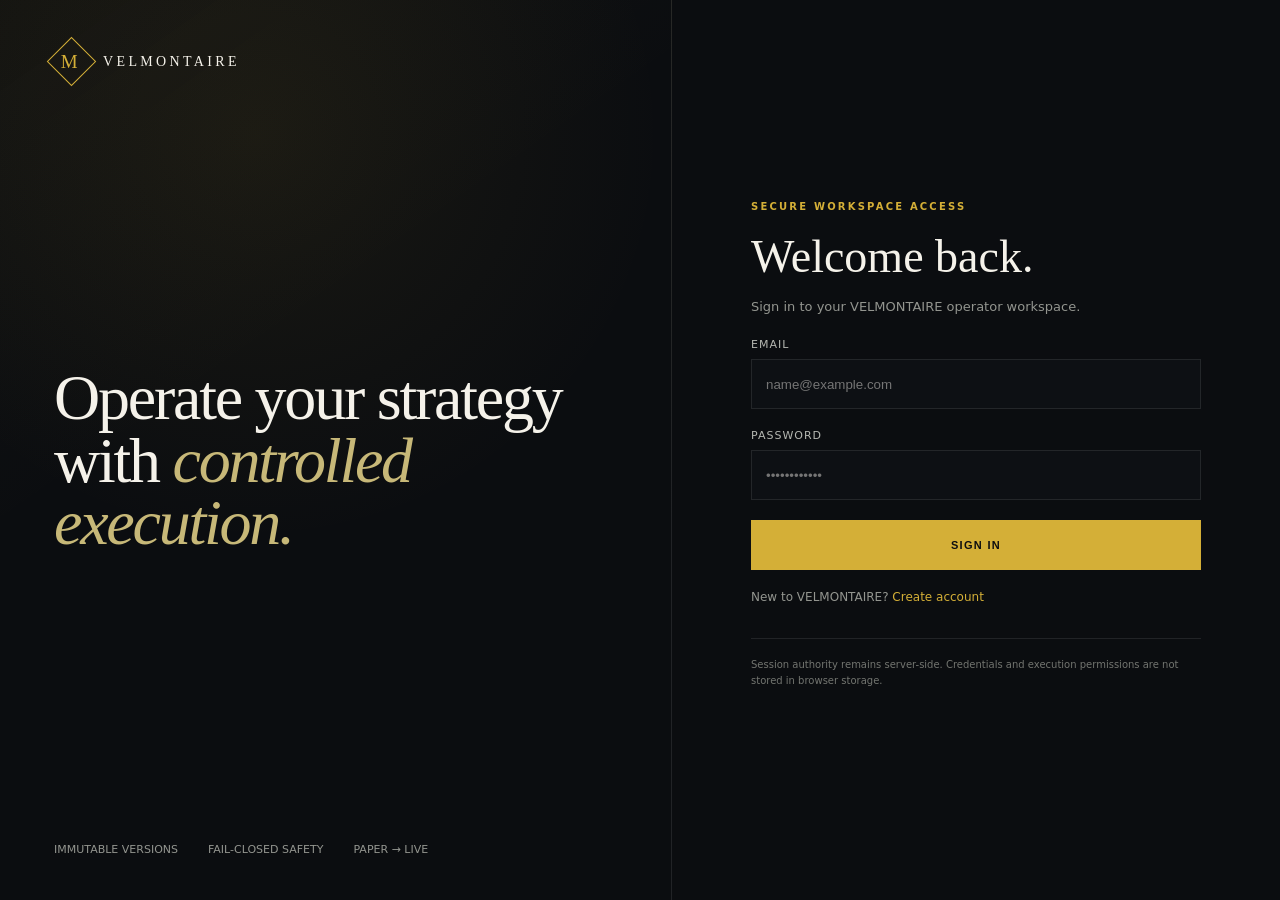
<file: frontend/auth/login.html>
<!doctype html>
<html lang="en">
<head>
  <meta charset="utf-8">
  <meta name="viewport" content="width=device-width,initial-scale=1">
  <title>VELMONTAIRE — Sign in</title>
  <link rel="stylesheet" href="/frontend/auth/styles.css">
</head>

<body>
  <main class="auth">

    <section class="auth-visual">
      <a class="brand" href="/">
        <div class="mark">
          <span>M</span>
        </div>
        VELMONTAIRE
      </a>

      <h2>
        Operate your strategy with
        <em>controlled execution.</em>
      </h2>

      <div class="visual-meta">
        <span>IMMUTABLE VERSIONS</span>
        <span>FAIL-CLOSED SAFETY</span>
        <span>PAPER → LIVE</span>
      </div>
    </section>

    <section class="auth-pane">
      <div class="authbox">

        <div class="eyebrow">
          Secure workspace access
        </div>

        <h1>Welcome back.</h1>

        <p class="sub">
          Sign in to your VELMONTAIRE operator workspace.
        </p>

        <form
          id="auth-form"
          data-mode="login"
          autocomplete="off"
          novalidate
        >

          <div class="field">
            <label for="velmontaire-login-email">
              Email
            </label>

            <input
              id="velmontaire-login-email"
              name="email"
              type="email"
              autocomplete="off"
              autocapitalize="none"
              spellcheck="false"
              required
              placeholder="name@example.com"
              value=""
            >
          </div>

          <div class="field">
            <label for="velmontaire-login-password">
              Password
            </label>

            <input
              id="velmontaire-login-password"
              name="password"
              type="password"
              autocomplete="off"
              minlength="10"
              required
              placeholder="••••••••••••"
              value=""
            >
          </div>

          <button
            class="btn"
            type="submit"
          >
            Sign in
          </button>

        </form>

        <p
          id="auth-message"
          class="sub"
        ></p>

        <p class="switch">
          New to VELMONTAIRE?
          <a href="/register">
            Create account
          </a>
        </p>

        <p class="secure-note">
          Session authority remains server-side.
          Credentials and execution permissions are not stored in browser storage.
        </p>

      </div>
    </section>

  </main>

  <script src="/frontend/auth/auth.js"></script>
</body>
</html>
</file>
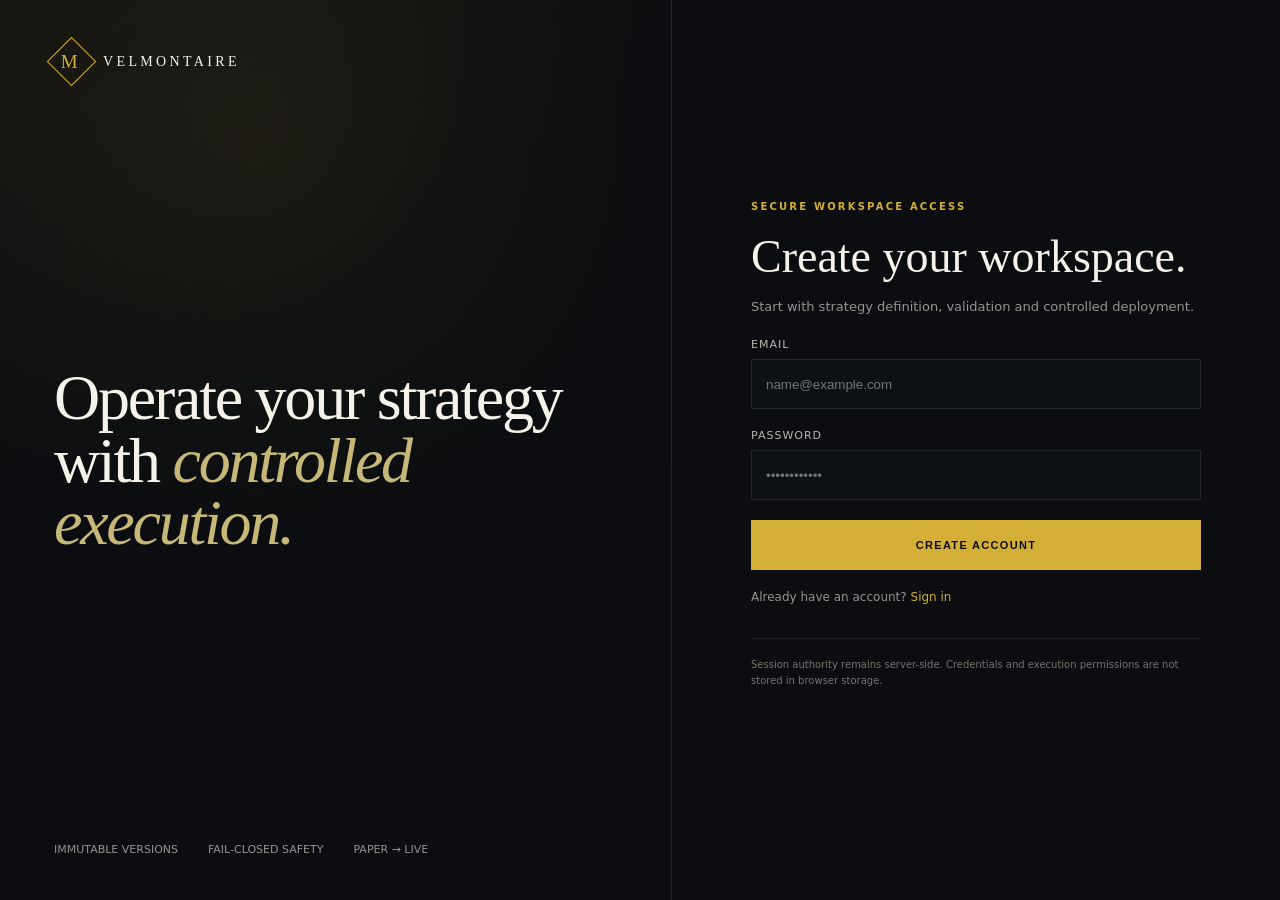
<file: frontend/auth/register.html>
<!doctype html><html lang="en"><head><meta charset="utf-8"><meta name="viewport" content="width=device-width,initial-scale=1"><title>VELMONTAIRE — Create account</title><link rel="stylesheet" href="/frontend/auth/styles.css"></head><body><main class="auth"><section class="auth-visual"><a class="brand" href="/"><div class="mark"><span>M</span></div>VELMONTAIRE</a><h2>Operate your strategy with <em>controlled execution.</em></h2><div class="visual-meta"><span>IMMUTABLE VERSIONS</span><span>FAIL-CLOSED SAFETY</span><span>PAPER → LIVE</span></div></section><section class="auth-pane"><div class="authbox"><div class="eyebrow">Secure workspace access</div><h1>Create your workspace.</h1><p class="sub">Start with strategy definition, validation and controlled deployment.</p><form id="auth-form" data-mode="register"><div class="field"><label>Email</label><input name="email" type="email" autocomplete="email" required placeholder="name@example.com"></div><div class="field"><label>Password</label><input name="password" type="password" autocomplete="new-password" minlength="10" required placeholder="••••••••••••"></div><button class="btn" type="submit">Create account</button></form><p id="auth-message" class="sub"></p><p class="switch">Already have an account? <a href="/login">Sign in</a></p><p class="secure-note">Session authority remains server-side. Credentials and execution permissions are not stored in browser storage.</p></div></section></main><script src="/frontend/auth/auth.js"></script></body></html>
</file>
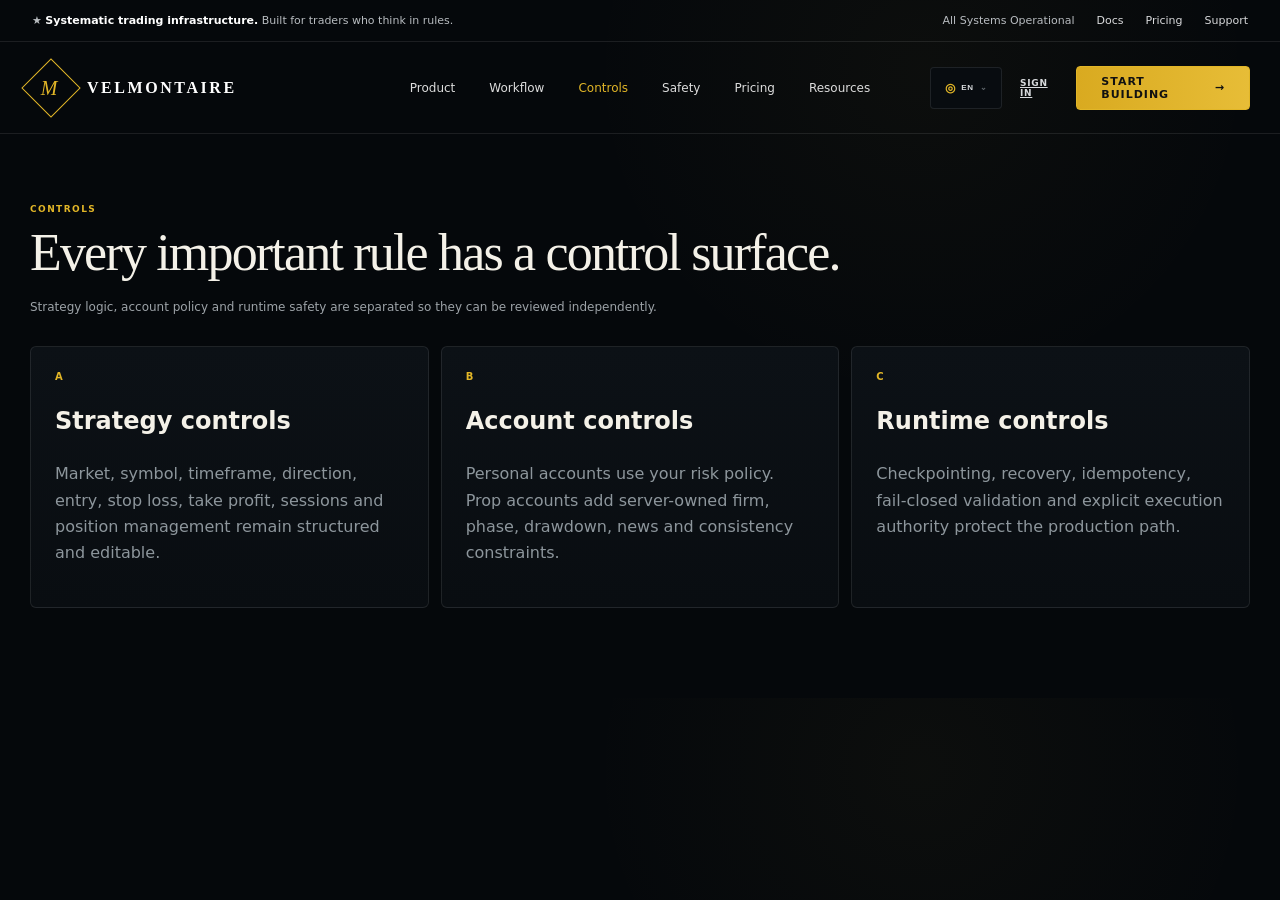
<file: frontend/public/controls.html>
<!doctype html>
<html lang="en">
<head>
<meta charset="utf-8">
<meta name="viewport" content="width=device-width,initial-scale=1">
<title>VELMONTAIRE — Controls</title>
<link rel="stylesheet" href="/frontend/public/styles.css">
</head>
<body class="public-subpage">
<div class="topline">
  <div>★ <strong>Systematic trading infrastructure.</strong> Built for traders who think in rules.</div>
  <div class="topline-right"><span><i></i> All Systems Operational</span><a href="/docs">Docs</a><a href="/pricing">Pricing</a><a href="/support">Support</a></div>
</div>
<header class="nav">
  <a class="brand" href="/"><span class="logo-mark"><span>M</span></span><span>VELMONTAIRE</span></a>
  <nav class="navlinks"><a class="" href="/product">Product</a><a class="" href="/workflow">Workflow</a><a class="active" href="/controls">Controls</a><a class="" href="/safety">Safety</a><a class="" href="/pricing">Pricing</a><a class="" href="/resources">Resources</a></nav>
  <div class="nav-actions">
    <div class="language-switcher" id="language-switcher">
      <button class="language-button" id="language-button" type="button" aria-haspopup="true" aria-expanded="false">
        <span class="language-globe">◎</span><span id="language-current">EN</span><span class="language-chevron">⌄</span>
      </button>
      <div class="language-menu" id="language-menu" hidden>
        <button type="button" data-language="en"><span>EN</span><b>English</b></button>
        <button type="button" data-language="ru"><span>RU</span><b>Русский</b></button>
        <button type="button" data-language="uk"><span>UA</span><b>Українська</b></button>
      </div>
    </div>
    <a class="nav-signin" href="/login">SIGN IN</a>
    <a class="btn gold nav-primary" href="/register">START BUILDING <span>→</span></a>
  </div>
</header>
<main class="standalone-page public-page-v2">
  <div class="section-kicker">CONTROLS</div>
  <h1>Every important rule has a control surface.</h1>
  <p class="page-lead">Strategy logic, account policy and runtime safety are separated so they can be reviewed independently.</p>
  
<div class="feature-grid">
  <article class="feature-card"><b>A</b><h2>Strategy controls</h2><p>Market, symbol, timeframe, direction, entry, stop loss, take profit, sessions and position management remain structured and editable.</p></article>
  <article class="feature-card"><b>B</b><h2>Account controls</h2><p>Personal accounts use your risk policy. Prop accounts add server-owned firm, phase, drawdown, news and consistency constraints.</p></article>
  <article class="feature-card"><b>C</b><h2>Runtime controls</h2><p>Checkpointing, recovery, idempotency, fail-closed validation and explicit execution authority protect the production path.</p></article>
</div>

</main>
<script src="/frontend/public/i18n.js"></script>
<script src="/frontend/public/public_pages_i18n.js"></script>
</body>
</html>
</file>
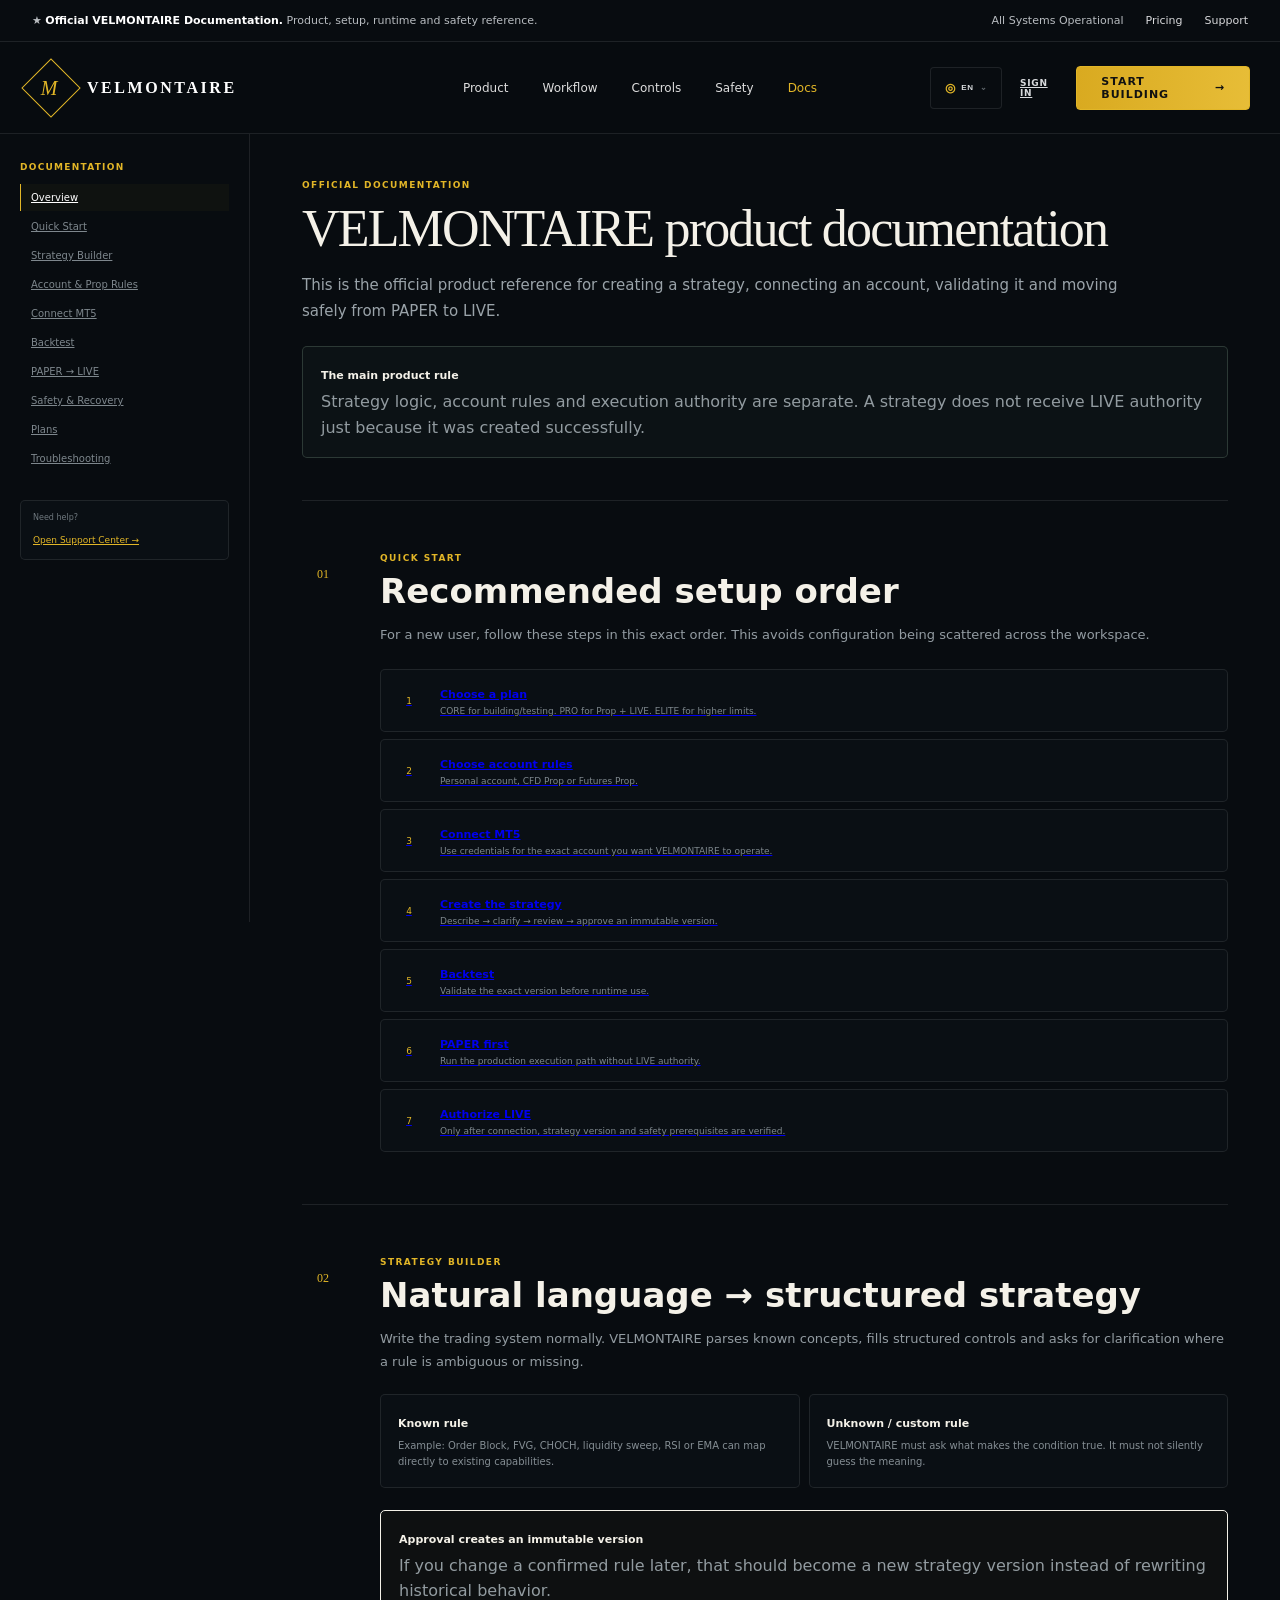
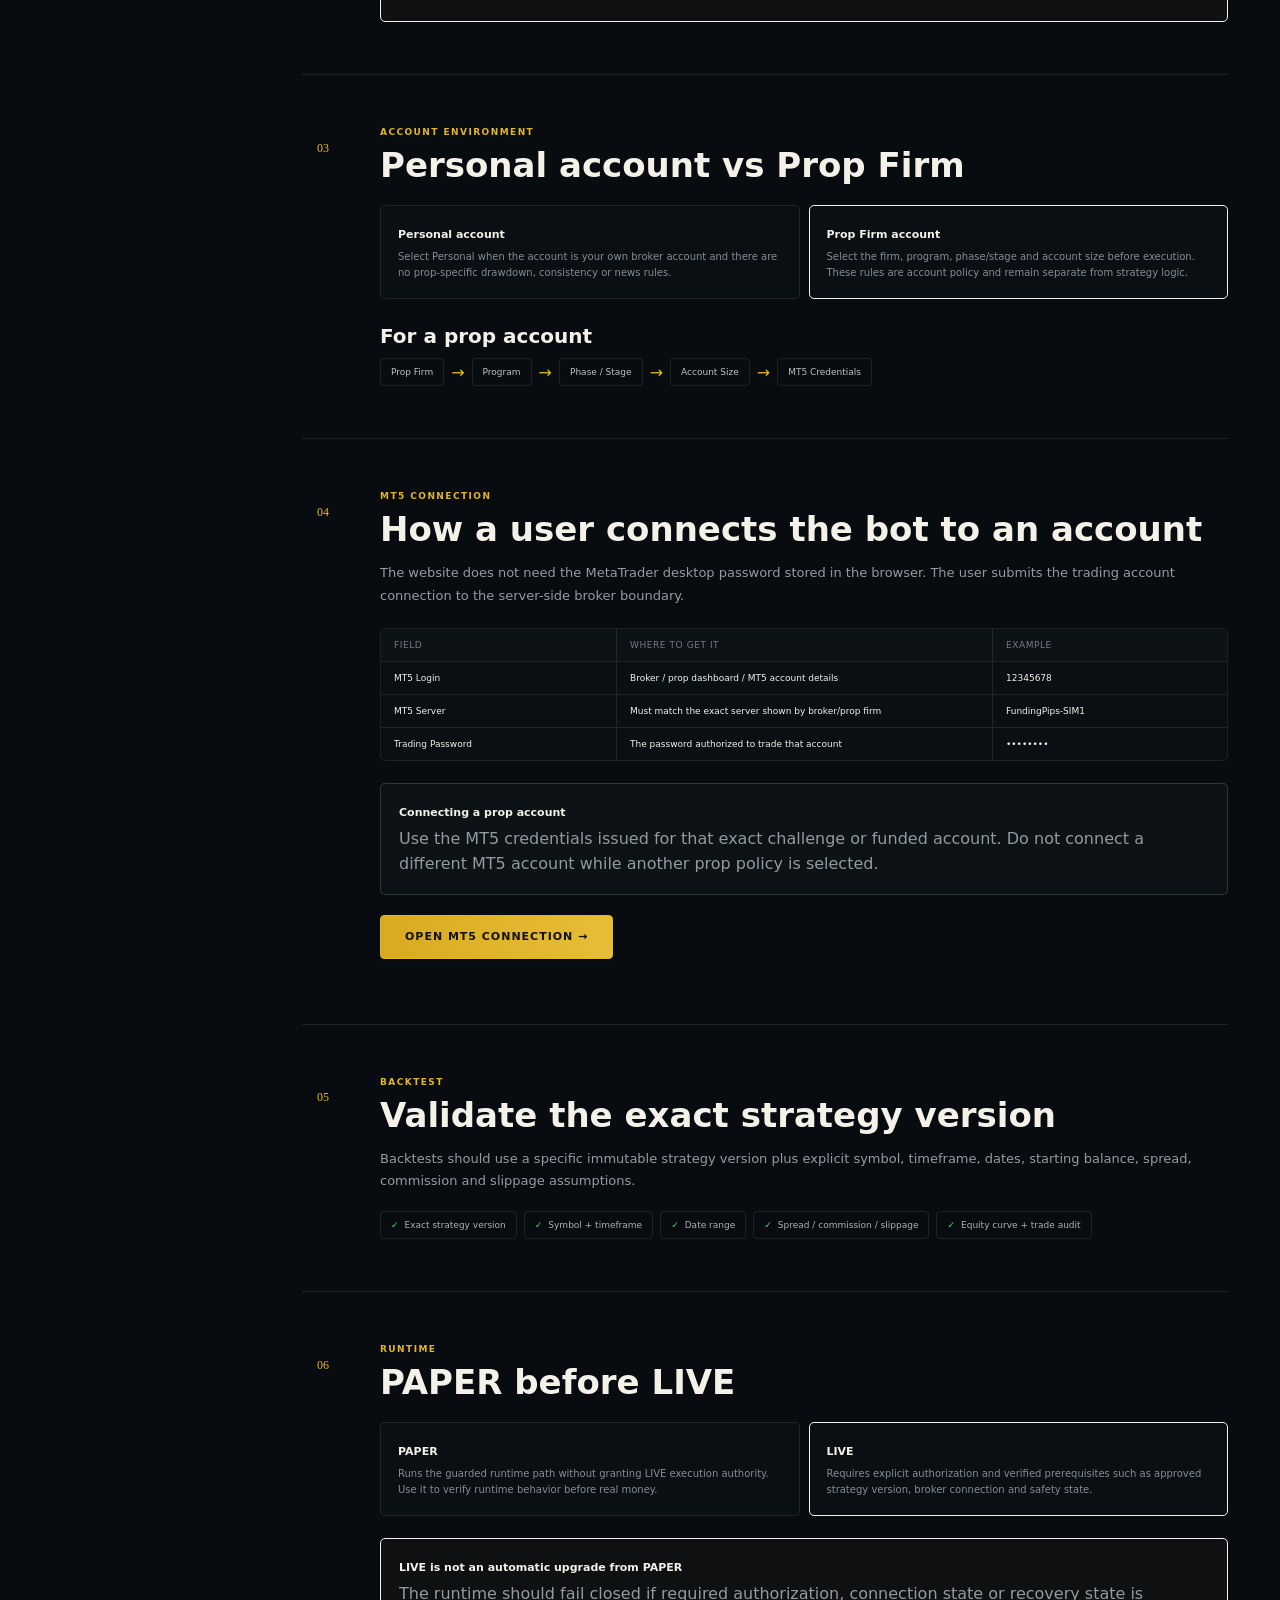
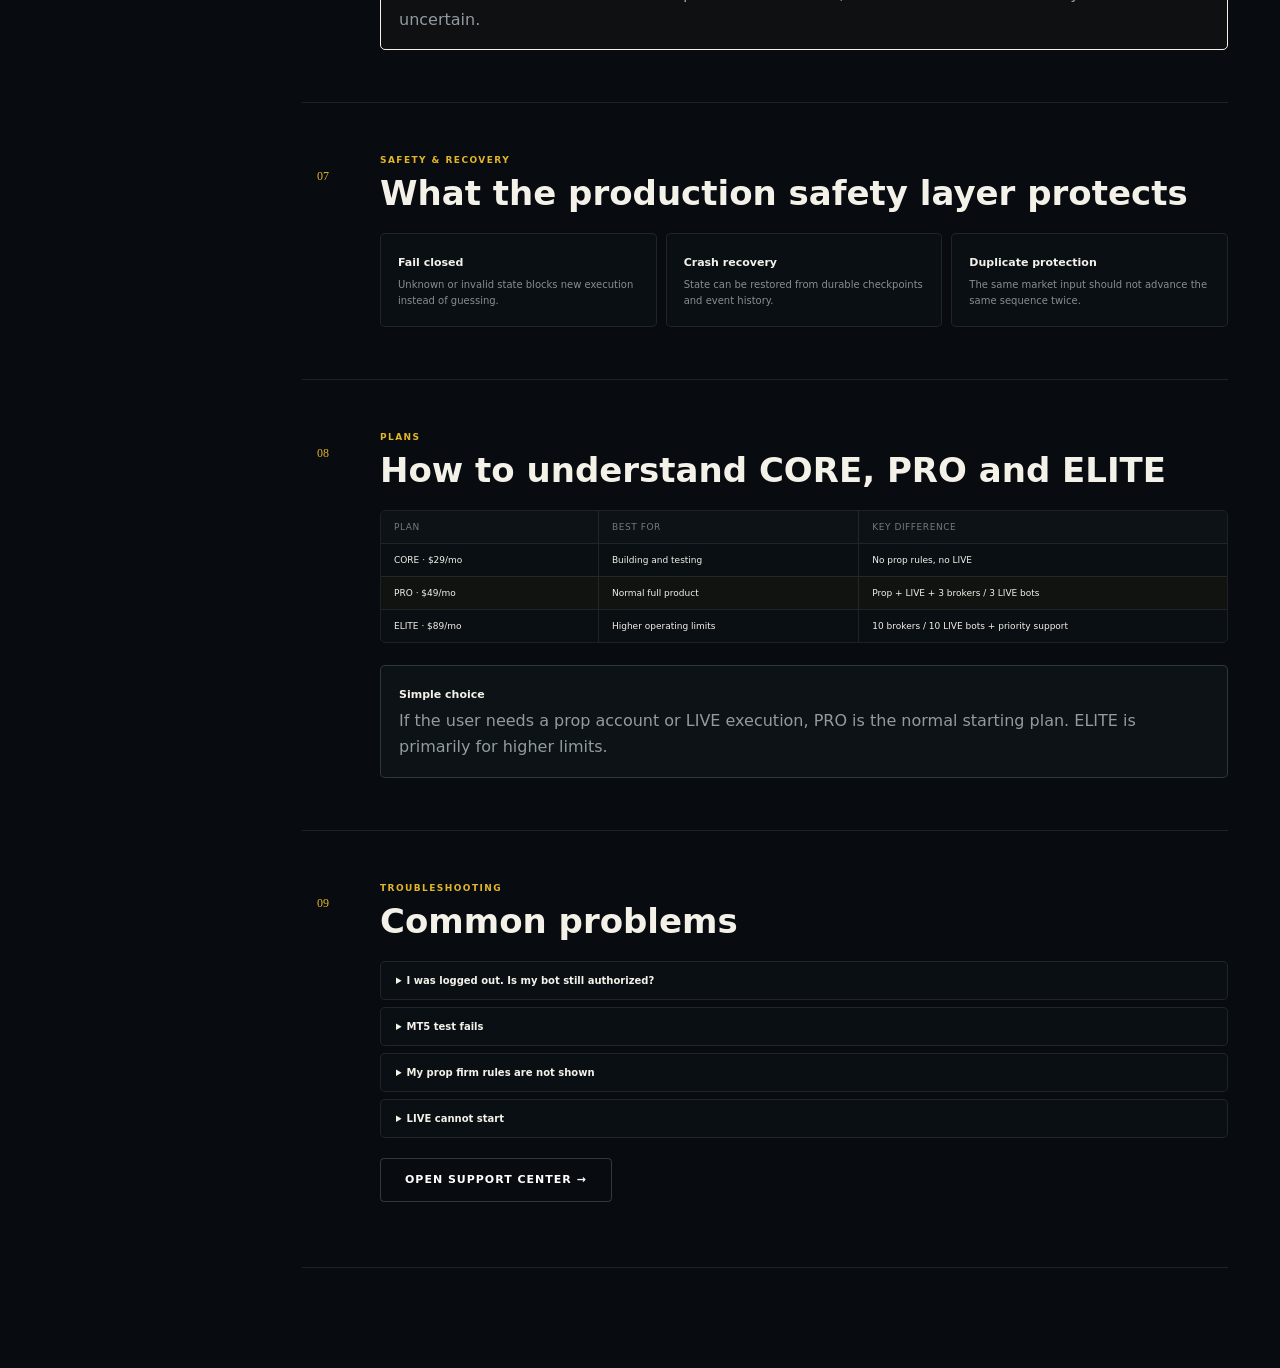
<file: frontend/public/docs.html>
<!doctype html>
<html lang="en">
<head>
  <meta charset="utf-8">
  <meta name="viewport" content="width=device-width,initial-scale=1">
  <title>VELMONTAIRE — Official Documentation</title>
  <link rel="stylesheet" href="/frontend/public/styles.css">
</head>
<body class="docs-body">

<div class="topline">
  <div>★ <strong data-docs-i18n="top.strong">Official VELMONTAIRE Documentation.</strong> <span data-docs-i18n="top.copy">Product, setup, runtime and safety reference.</span></div>
  <div class="topline-right">
    <span><i></i> <span data-docs-i18n="top.status">All Systems Operational</span></span>
    <a href="/pricing" data-docs-i18n="nav.pricing">Pricing</a>
    <a href="/support" data-docs-i18n="nav.support">Support</a>
  </div>
</div>

<header class="nav docs-nav">
  <a class="brand" href="/">
    <span class="logo-mark"><span>M</span></span>
    <span>VELMONTAIRE</span>
  </a>

  <nav class="navlinks">
    <a href="/product" data-docs-i18n="nav.product">Product</a>
    <a href="/workflow" data-docs-i18n="nav.workflow">Workflow</a>
    <a href="/controls" data-docs-i18n="nav.controls">Controls</a>
    <a href="/safety" data-docs-i18n="nav.safety">Safety</a>
    <a class="active" href="/docs" data-docs-i18n="nav.docs">Docs</a>
  </nav>

  <div class="nav-actions">
    <div class="language-switcher" id="docs-language-switcher">
      <button class="language-button" id="docs-language-button" type="button" aria-haspopup="true" aria-expanded="false">
        <span class="language-globe">◎</span>
        <span id="docs-language-current">EN</span>
        <span class="language-chevron">⌄</span>
      </button>
      <div class="language-menu" id="docs-language-menu" hidden>
        <button type="button" data-docs-language="en"><span>EN</span><b>English</b></button>
        <button type="button" data-docs-language="ru"><span>RU</span><b>Русский</b></button>
        <button type="button" data-docs-language="uk"><span>UA</span><b>Українська</b></button>
      </div>
    </div>

    <a class="nav-signin" href="/login" data-docs-i18n="nav.signin">SIGN IN</a>
    <a class="btn gold nav-primary" href="/register"><span data-docs-i18n="nav.start">START BUILDING</span> →</a>
  </div>
</header>

<div class="docs-shell">
  <aside class="docs-sidebar">
    <div class="docs-sidebar-title" data-docs-i18n="sidebar.title">DOCUMENTATION</div>
    <nav>
      <a class="active" href="#overview" data-docs-i18n="sidebar.overview">Overview</a>
      <a href="#quick-start" data-docs-i18n="sidebar.quick">Quick Start</a>
      <a href="#strategy" data-docs-i18n="sidebar.strategy">Strategy Builder</a>
      <a href="#accounts" data-docs-i18n="sidebar.accounts">Account & Prop Rules</a>
      <a href="#mt5" data-docs-i18n="sidebar.mt5">Connect MT5</a>
      <a href="#backtest" data-docs-i18n="sidebar.backtest">Backtest</a>
      <a href="#paper-live" data-docs-i18n="sidebar.runtime">PAPER → LIVE</a>
      <a href="#safety" data-docs-i18n="sidebar.safety">Safety & Recovery</a>
      <a href="#plans" data-docs-i18n="sidebar.plans">Plans</a>
      <a href="#troubleshooting" data-docs-i18n="sidebar.trouble">Troubleshooting</a>
    </nav>

    <div class="docs-sidebar-help">
      <span data-docs-i18n="sidebar.need">Need help?</span>
      <a href="/support" data-docs-i18n="sidebar.support">Open Support Center →</a>
    </div>
  </aside>

  <main class="docs-content">
    <section id="overview" class="docs-hero">
      <div class="section-kicker" data-docs-i18n="overview.kicker">OFFICIAL DOCUMENTATION</div>
      <h1 data-docs-i18n="overview.title">VELMONTAIRE product documentation</h1>
      <p data-docs-i18n="overview.copy">This is the official product reference for creating a strategy, connecting an account, validating it and moving safely from PAPER to LIVE.</p>

      <div class="docs-callout">
        <b data-docs-i18n="overview.rule.title">The main product rule</b>
        <p data-docs-i18n="overview.rule.copy">Strategy logic, account rules and execution authority are separate. A strategy does not receive LIVE authority just because it was created successfully.</p>
      </div>
    </section>

    <section id="quick-start" class="docs-section">
      <div class="docs-number">01</div>
      <div>
        <div class="section-kicker" data-docs-i18n="quick.kicker">QUICK START</div>
        <h2 data-docs-i18n="quick.title">Recommended setup order</h2>
        <p data-docs-i18n="quick.copy">For a new user, follow these steps in this exact order. This avoids configuration being scattered across the workspace.</p>

        <div class="docs-steps">
          <a href="/dashboard/billing"><span>1</span><div><b data-docs-i18n="quick.1.title">Choose a plan</b><p data-docs-i18n="quick.1.copy">CORE for building/testing. PRO for Prop + LIVE. ELITE for higher limits.</p></div></a>
          <a href="/dashboard/prop-rules"><span>2</span><div><b data-docs-i18n="quick.2.title">Choose account rules</b><p data-docs-i18n="quick.2.copy">Personal account, CFD Prop or Futures Prop.</p></div></a>
          <a href="/dashboard/mt5"><span>3</span><div><b data-docs-i18n="quick.3.title">Connect MT5</b><p data-docs-i18n="quick.3.copy">Use credentials for the exact account you want VELMONTAIRE to operate.</p></div></a>
          <a href="/dashboard/strategy"><span>4</span><div><b data-docs-i18n="quick.4.title">Create the strategy</b><p data-docs-i18n="quick.4.copy">Describe → clarify → review → approve an immutable version.</p></div></a>
          <a href="/dashboard/backtest"><span>5</span><div><b data-docs-i18n="quick.5.title">Backtest</b><p data-docs-i18n="quick.5.copy">Validate the exact version before runtime use.</p></div></a>
          <a href="/dashboard/paper"><span>6</span><div><b data-docs-i18n="quick.6.title">PAPER first</b><p data-docs-i18n="quick.6.copy">Run the production execution path without LIVE authority.</p></div></a>
          <a href="/dashboard/live"><span>7</span><div><b data-docs-i18n="quick.7.title">Authorize LIVE</b><p data-docs-i18n="quick.7.copy">Only after connection, strategy version and safety prerequisites are verified.</p></div></a>
        </div>
      </div>
    </section>

    <section id="strategy" class="docs-section">
      <div class="docs-number">02</div>
      <div>
        <div class="section-kicker" data-docs-i18n="strategy.kicker">STRATEGY BUILDER</div>
        <h2 data-docs-i18n="strategy.title">Natural language → structured strategy</h2>
        <p data-docs-i18n="strategy.copy">Write the trading system normally. VELMONTAIRE parses known concepts, fills structured controls and asks for clarification where a rule is ambiguous or missing.</p>

        <div class="docs-grid-2">
          <div class="docs-card">
            <b data-docs-i18n="strategy.known.title">Known rule</b>
            <p data-docs-i18n="strategy.known.copy">Example: Order Block, FVG, CHOCH, liquidity sweep, RSI or EMA can map directly to existing capabilities.</p>
          </div>
          <div class="docs-card">
            <b data-docs-i18n="strategy.unknown.title">Unknown / custom rule</b>
            <p data-docs-i18n="strategy.unknown.copy">VELMONTAIRE must ask what makes the condition true. It must not silently guess the meaning.</p>
          </div>
        </div>

        <div class="docs-callout warn">
          <b data-docs-i18n="strategy.immutable.title">Approval creates an immutable version</b>
          <p data-docs-i18n="strategy.immutable.copy">If you change a confirmed rule later, that should become a new strategy version instead of rewriting historical behavior.</p>
        </div>
      </div>
    </section>

    <section id="accounts" class="docs-section">
      <div class="docs-number">03</div>
      <div>
        <div class="section-kicker" data-docs-i18n="accounts.kicker">ACCOUNT ENVIRONMENT</div>
        <h2 data-docs-i18n="accounts.title">Personal account vs Prop Firm</h2>

        <div class="docs-grid-2">
          <div class="docs-card">
            <b data-docs-i18n="accounts.personal.title">Personal account</b>
            <p data-docs-i18n="accounts.personal.copy">Select Personal when the account is your own broker account and there are no prop-specific drawdown, consistency or news rules.</p>
          </div>
          <div class="docs-card highlighted">
            <b data-docs-i18n="accounts.prop.title">Prop Firm account</b>
            <p data-docs-i18n="accounts.prop.copy">Select the firm, program, phase/stage and account size before execution. These rules are account policy and remain separate from strategy logic.</p>
          </div>
        </div>

        <h3 data-docs-i18n="accounts.prop.flow.title">For a prop account</h3>
        <div class="docs-inline-flow">
          <span data-docs-i18n="accounts.flow.1">Prop Firm</span><i>→</i>
          <span data-docs-i18n="accounts.flow.2">Program</span><i>→</i>
          <span data-docs-i18n="accounts.flow.3">Phase / Stage</span><i>→</i>
          <span data-docs-i18n="accounts.flow.4">Account Size</span><i>→</i>
          <span data-docs-i18n="accounts.flow.5">MT5 Credentials</span>
        </div>
      </div>
    </section>

    <section id="mt5" class="docs-section">
      <div class="docs-number">04</div>
      <div>
        <div class="section-kicker" data-docs-i18n="mt5.kicker">MT5 CONNECTION</div>
        <h2 data-docs-i18n="mt5.title">How a user connects the bot to an account</h2>
        <p data-docs-i18n="mt5.copy">The website does not need the MetaTrader desktop password stored in the browser. The user submits the trading account connection to the server-side broker boundary.</p>

        <div class="docs-table">
          <div class="docs-row head"><span data-docs-i18n="mt5.field">Field</span><span data-docs-i18n="mt5.where">Where to get it</span><span data-docs-i18n="mt5.example">Example</span></div>
          <div class="docs-row"><span data-docs-i18n="mt5.login">MT5 Login</span><span data-docs-i18n="mt5.login.where">Broker / prop dashboard / MT5 account details</span><span>12345678</span></div>
          <div class="docs-row"><span data-docs-i18n="mt5.server">MT5 Server</span><span data-docs-i18n="mt5.server.where">Must match the exact server shown by broker/prop firm</span><span>FundingPips-SIM1</span></div>
          <div class="docs-row"><span data-docs-i18n="mt5.password">Trading Password</span><span data-docs-i18n="mt5.password.where">The password authorized to trade that account</span><span>••••••••</span></div>
        </div>

        <div class="docs-callout">
          <b data-docs-i18n="mt5.prop.title">Connecting a prop account</b>
          <p data-docs-i18n="mt5.prop.copy">Use the MT5 credentials issued for that exact challenge or funded account. Do not connect a different MT5 account while another prop policy is selected.</p>
        </div>

        <p class="docs-action-line"><a class="btn gold" href="/dashboard/mt5" data-docs-i18n="mt5.cta">OPEN MT5 CONNECTION →</a></p>
      </div>
    </section>

    <section id="backtest" class="docs-section">
      <div class="docs-number">05</div>
      <div>
        <div class="section-kicker" data-docs-i18n="backtest.kicker">BACKTEST</div>
        <h2 data-docs-i18n="backtest.title">Validate the exact strategy version</h2>
        <p data-docs-i18n="backtest.copy">Backtests should use a specific immutable strategy version plus explicit symbol, timeframe, dates, starting balance, spread, commission and slippage assumptions.</p>

        <div class="docs-checklist">
          <span data-docs-i18n="backtest.c1">Exact strategy version</span>
          <span data-docs-i18n="backtest.c2">Symbol + timeframe</span>
          <span data-docs-i18n="backtest.c3">Date range</span>
          <span data-docs-i18n="backtest.c4">Spread / commission / slippage</span>
          <span data-docs-i18n="backtest.c5">Equity curve + trade audit</span>
        </div>
      </div>
    </section>

    <section id="paper-live" class="docs-section">
      <div class="docs-number">06</div>
      <div>
        <div class="section-kicker" data-docs-i18n="runtime.kicker">RUNTIME</div>
        <h2 data-docs-i18n="runtime.title">PAPER before LIVE</h2>

        <div class="docs-grid-2">
          <div class="docs-card">
            <b>PAPER</b>
            <p data-docs-i18n="runtime.paper">Runs the guarded runtime path without granting LIVE execution authority. Use it to verify runtime behavior before real money.</p>
          </div>
          <div class="docs-card highlighted">
            <b>LIVE</b>
            <p data-docs-i18n="runtime.live">Requires explicit authorization and verified prerequisites such as approved strategy version, broker connection and safety state.</p>
          </div>
        </div>

        <div class="docs-callout warn">
          <b data-docs-i18n="runtime.warning.title">LIVE is not an automatic upgrade from PAPER</b>
          <p data-docs-i18n="runtime.warning.copy">The runtime should fail closed if required authorization, connection state or recovery state is uncertain.</p>
        </div>
      </div>
    </section>

    <section id="safety" class="docs-section">
      <div class="docs-number">07</div>
      <div>
        <div class="section-kicker" data-docs-i18n="safety.kicker">SAFETY & RECOVERY</div>
        <h2 data-docs-i18n="safety.title">What the production safety layer protects</h2>

        <div class="docs-grid-3">
          <div class="docs-card"><b data-docs-i18n="safety.1.title">Fail closed</b><p data-docs-i18n="safety.1.copy">Unknown or invalid state blocks new execution instead of guessing.</p></div>
          <div class="docs-card"><b data-docs-i18n="safety.2.title">Crash recovery</b><p data-docs-i18n="safety.2.copy">State can be restored from durable checkpoints and event history.</p></div>
          <div class="docs-card"><b data-docs-i18n="safety.3.title">Duplicate protection</b><p data-docs-i18n="safety.3.copy">The same market input should not advance the same sequence twice.</p></div>
        </div>
      </div>
    </section>

    <section id="plans" class="docs-section">
      <div class="docs-number">08</div>
      <div>
        <div class="section-kicker" data-docs-i18n="plans.kicker">PLANS</div>
        <h2 data-docs-i18n="plans.title">How to understand CORE, PRO and ELITE</h2>

        <div class="docs-table plans-table">
          <div class="docs-row head"><span data-docs-i18n="plans.plan">Plan</span><span data-docs-i18n="plans.best">Best for</span><span data-docs-i18n="plans.key">Key difference</span></div>
          <div class="docs-row"><span>CORE · $29/mo</span><span data-docs-i18n="plans.core.best">Building and testing</span><span data-docs-i18n="plans.core.key">No prop rules, no LIVE</span></div>
          <div class="docs-row highlighted-row"><span>PRO · $49/mo</span><span data-docs-i18n="plans.pro.best">Normal full product</span><span data-docs-i18n="plans.pro.key">Prop + LIVE + 3 brokers / 3 LIVE bots</span></div>
          <div class="docs-row"><span>ELITE · $89/mo</span><span data-docs-i18n="plans.elite.best">Higher operating limits</span><span data-docs-i18n="plans.elite.key">10 brokers / 10 LIVE bots + priority support</span></div>
        </div>

        <div class="docs-callout">
          <b data-docs-i18n="plans.rule.title">Simple choice</b>
          <p data-docs-i18n="plans.rule.copy">If the user needs a prop account or LIVE execution, PRO is the normal starting plan. ELITE is primarily for higher limits.</p>
        </div>
      </div>
    </section>

    <section id="troubleshooting" class="docs-section">
      <div class="docs-number">09</div>
      <div>
        <div class="section-kicker" data-docs-i18n="trouble.kicker">TROUBLESHOOTING</div>
        <h2 data-docs-i18n="trouble.title">Common problems</h2>

        <div class="docs-faq">
          <details>
            <summary data-docs-i18n="trouble.login.q">I was logged out. Is my bot still authorized?</summary>
            <p data-docs-i18n="trouble.login.a">Website session authentication and LIVE execution authority are separate concerns. Re-authenticate to inspect current runtime state.</p>
          </details>
          <details>
            <summary data-docs-i18n="trouble.mt5.q">MT5 test fails</summary>
            <p data-docs-i18n="trouble.mt5.a">Check the exact login, server spelling and trading password. For a prop account, confirm you are using credentials for the selected challenge/funded account.</p>
          </details>
          <details>
            <summary data-docs-i18n="trouble.prop.q">My prop firm rules are not shown</summary>
            <p data-docs-i18n="trouble.prop.a">Choose the account environment first. If the firm/program is not supported, submit it through the Capability Lab / Support flow rather than guessing policy.</p>
          </details>
          <details>
            <summary data-docs-i18n="trouble.live.q">LIVE cannot start</summary>
            <p data-docs-i18n="trouble.live.a">Check strategy approval, verified broker connection, plan entitlement, explicit confirmation and Safety state. LIVE should remain blocked if any prerequisite is unresolved.</p>
          </details>
        </div>

        <p class="docs-action-line"><a class="btn ghost" href="/support" data-docs-i18n="trouble.cta">OPEN SUPPORT CENTER →</a></p>
      </div>
    </section>
  </main>
</div>

<script src="/frontend/public/docs_i18n.js"></script>
</body>
</html>
</file>
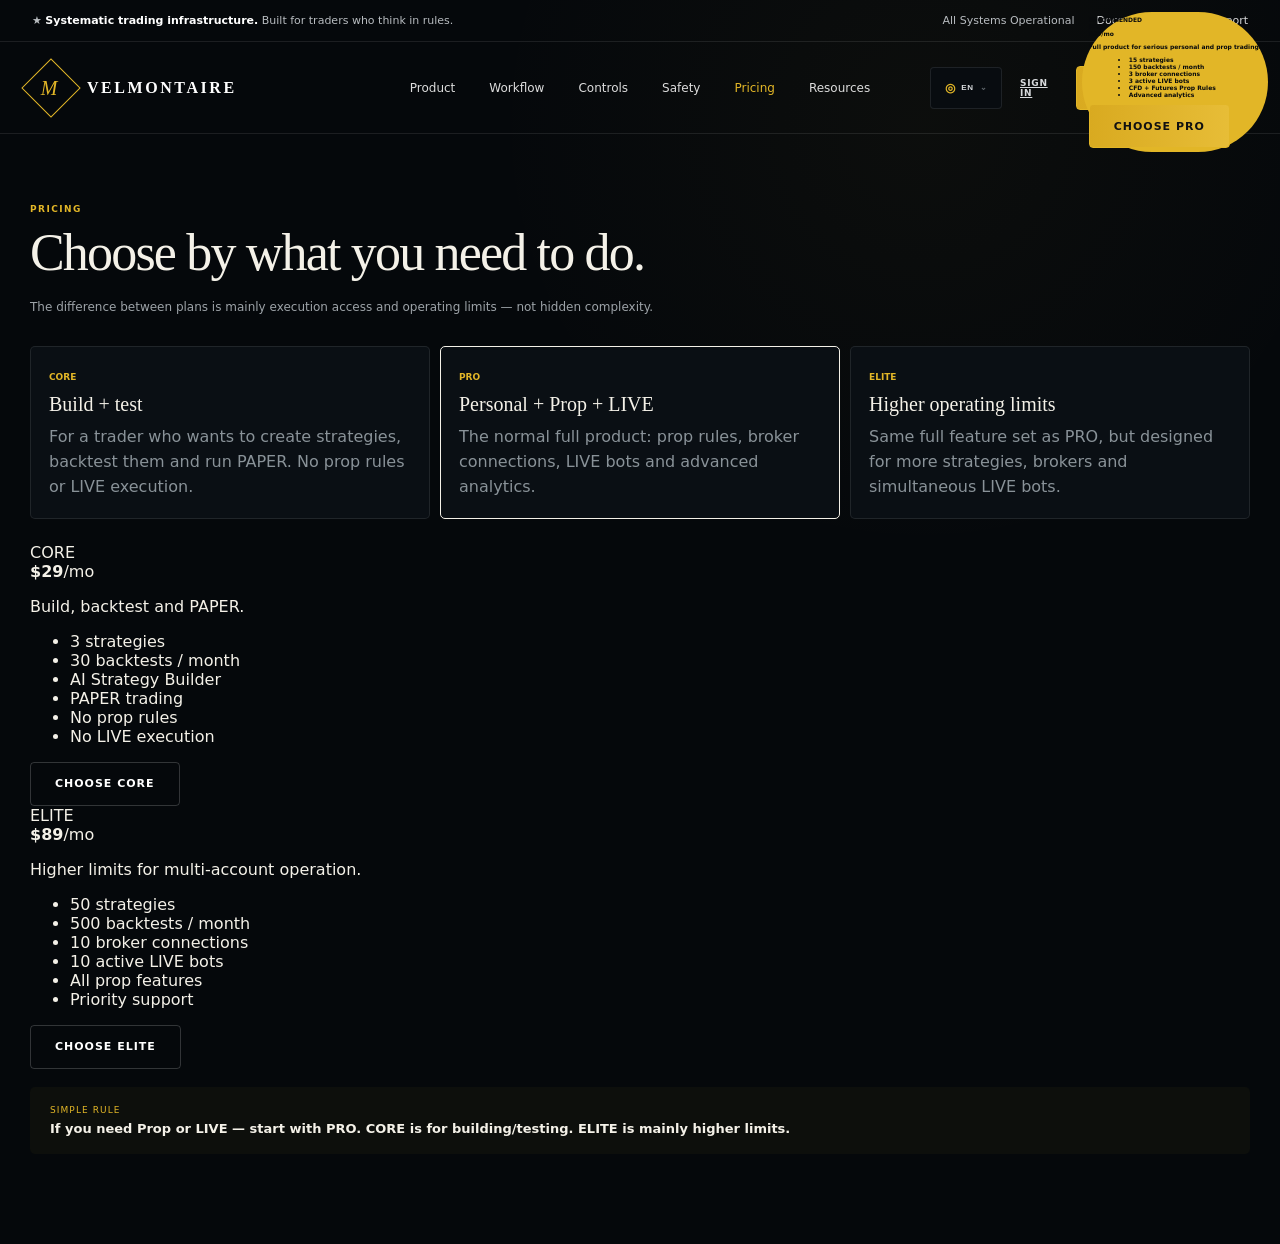
<file: frontend/public/pricing.html>
<!doctype html>
<html lang="en">
<head>
<meta charset="utf-8">
<meta name="viewport" content="width=device-width,initial-scale=1">
<title>VELMONTAIRE — Pricing</title>
<link rel="stylesheet" href="/frontend/public/styles.css">
</head>
<body class="public-subpage">
<div class="topline">
  <div>★ <strong>Systematic trading infrastructure.</strong> Built for traders who think in rules.</div>
  <div class="topline-right"><span><i></i> All Systems Operational</span><a href="/docs">Docs</a><a href="/pricing">Pricing</a><a href="/support">Support</a></div>
</div>
<header class="nav">
  <a class="brand" href="/"><span class="logo-mark"><span>M</span></span><span>VELMONTAIRE</span></a>
  <nav class="navlinks"><a class="" href="/product">Product</a><a class="" href="/workflow">Workflow</a><a class="" href="/controls">Controls</a><a class="" href="/safety">Safety</a><a class="active" href="/pricing">Pricing</a><a class="" href="/resources">Resources</a></nav>
  <div class="nav-actions">
    <div class="language-switcher" id="language-switcher">
      <button class="language-button" id="language-button" type="button" aria-haspopup="true" aria-expanded="false">
        <span class="language-globe">◎</span><span id="language-current">EN</span><span class="language-chevron">⌄</span>
      </button>
      <div class="language-menu" id="language-menu" hidden>
        <button type="button" data-language="en"><span>EN</span><b>English</b></button>
        <button type="button" data-language="ru"><span>RU</span><b>Русский</b></button>
        <button type="button" data-language="uk"><span>UA</span><b>Українська</b></button>
      </div>
    </div>
    <a class="nav-signin" href="/login">SIGN IN</a>
    <a class="btn gold nav-primary" href="/register">START BUILDING <span>→</span></a>
  </div>
</header>
<main class="standalone-page public-page-v2">
  <div class="section-kicker">PRICING</div>
  <h1>Choose by what you need to do.</h1>
  <p class="page-lead">The difference between plans is mainly execution access and operating limits — not hidden complexity.</p>
  
<div class="pricing-explainer">
  <div><span>CORE</span><strong>Build + test</strong><p>For a trader who wants to create strategies, backtest them and run PAPER. No prop rules or LIVE execution.</p></div>
  <div class="recommended"><span>PRO</span><strong>Personal + Prop + LIVE</strong><p>The normal full product: prop rules, broker connections, LIVE bots and advanced analytics.</p></div>
  <div><span>ELITE</span><strong>Higher operating limits</strong><p>Same full feature set as PRO, but designed for more strategies, brokers and simultaneous LIVE bots.</p></div>
</div>
<div class="pricing-grid standalone-pricing">
  <article class="price-card"><div class="plan-name">CORE</div><div class="price"><b>$29</b><span>/mo</span></div><p>Build, backtest and PAPER.</p><ul><li>3 strategies</li><li>30 backtests / month</li><li>AI Strategy Builder</li><li>PAPER trading</li><li class="off">No prop rules</li><li class="off">No LIVE execution</li></ul><a class="btn ghost" href="/register">CHOOSE CORE</a></article>
  <article class="price-card popular"><div class="popular-badge">RECOMMENDED</div><div class="plan-name">PRO</div><div class="price"><b>$49</b><span>/mo</span></div><p>Full product for serious personal and prop trading.</p><ul><li>15 strategies</li><li>150 backtests / month</li><li>3 broker connections</li><li>3 active LIVE bots</li><li>CFD + Futures Prop Rules</li><li>Advanced analytics</li></ul><a class="btn gold" href="/register">CHOOSE PRO</a></article>
  <article class="price-card"><div class="plan-name">ELITE</div><div class="price"><b>$89</b><span>/mo</span></div><p>Higher limits for multi-account operation.</p><ul><li>50 strategies</li><li>500 backtests / month</li><li>10 broker connections</li><li>10 active LIVE bots</li><li>All prop features</li><li>Priority support</li></ul><a class="btn ghost" href="/register">CHOOSE ELITE</a></article>
</div>
<div class="page-next"><span>Simple rule</span><strong>If you need Prop or LIVE — start with PRO. CORE is for building/testing. ELITE is mainly higher limits.</strong></div>

</main>
<script src="/frontend/public/i18n.js"></script>
<script src="/frontend/public/public_pages_i18n.js"></script>
</body>
</html>
</file>
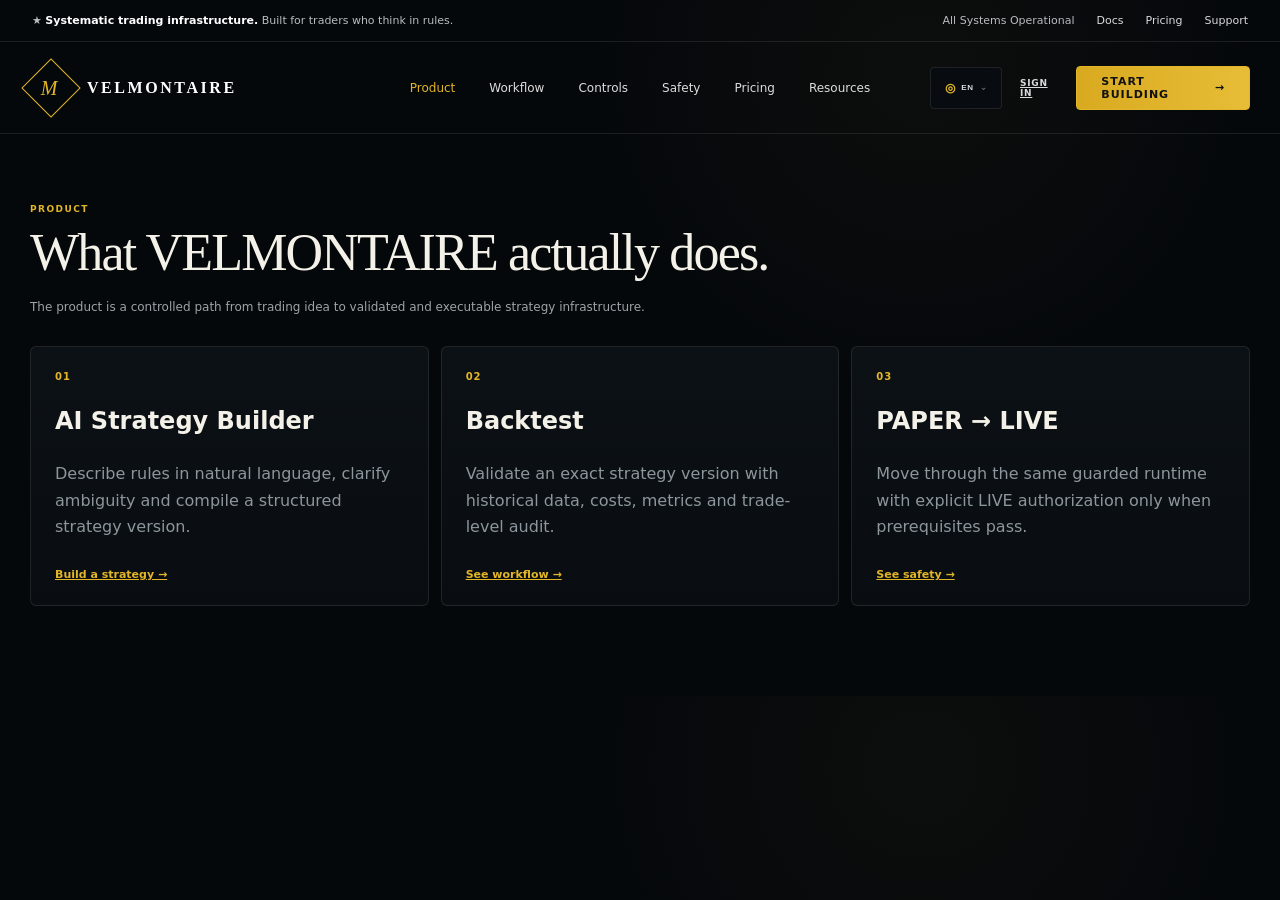
<file: frontend/public/product.html>
<!doctype html>
<html lang="en">
<head>
<meta charset="utf-8">
<meta name="viewport" content="width=device-width,initial-scale=1">
<title>VELMONTAIRE — Product</title>
<link rel="stylesheet" href="/frontend/public/styles.css">
</head>
<body class="public-subpage">
<div class="topline">
  <div>★ <strong>Systematic trading infrastructure.</strong> Built for traders who think in rules.</div>
  <div class="topline-right"><span><i></i> All Systems Operational</span><a href="/docs">Docs</a><a href="/pricing">Pricing</a><a href="/support">Support</a></div>
</div>
<header class="nav">
  <a class="brand" href="/"><span class="logo-mark"><span>M</span></span><span>VELMONTAIRE</span></a>
  <nav class="navlinks"><a class="active" href="/product">Product</a><a class="" href="/workflow">Workflow</a><a class="" href="/controls">Controls</a><a class="" href="/safety">Safety</a><a class="" href="/pricing">Pricing</a><a class="" href="/resources">Resources</a></nav>
  <div class="nav-actions">
    <div class="language-switcher" id="language-switcher">
      <button class="language-button" id="language-button" type="button" aria-haspopup="true" aria-expanded="false">
        <span class="language-globe">◎</span><span id="language-current">EN</span><span class="language-chevron">⌄</span>
      </button>
      <div class="language-menu" id="language-menu" hidden>
        <button type="button" data-language="en"><span>EN</span><b>English</b></button>
        <button type="button" data-language="ru"><span>RU</span><b>Русский</b></button>
        <button type="button" data-language="uk"><span>UA</span><b>Українська</b></button>
      </div>
    </div>
    <a class="nav-signin" href="/login">SIGN IN</a>
    <a class="btn gold nav-primary" href="/register">START BUILDING <span>→</span></a>
  </div>
</header>
<main class="standalone-page public-page-v2">
  <div class="section-kicker">PRODUCT</div>
  <h1>What VELMONTAIRE actually does.</h1>
  <p class="page-lead">The product is a controlled path from trading idea to validated and executable strategy infrastructure.</p>
  
<div class="feature-grid">
  <article class="feature-card"><b>01</b><h2>AI Strategy Builder</h2><p>Describe rules in natural language, clarify ambiguity and compile a structured strategy version.</p><a href="/register">Build a strategy →</a></article>
  <article class="feature-card"><b>02</b><h2>Backtest</h2><p>Validate an exact strategy version with historical data, costs, metrics and trade-level audit.</p><a href="/workflow">See workflow →</a></article>
  <article class="feature-card"><b>03</b><h2>PAPER → LIVE</h2><p>Move through the same guarded runtime with explicit LIVE authorization only when prerequisites pass.</p><a href="/safety">See safety →</a></article>
</div>

</main>
<script src="/frontend/public/i18n.js"></script>
<script src="/frontend/public/public_pages_i18n.js"></script>
</body>
</html>
</file>
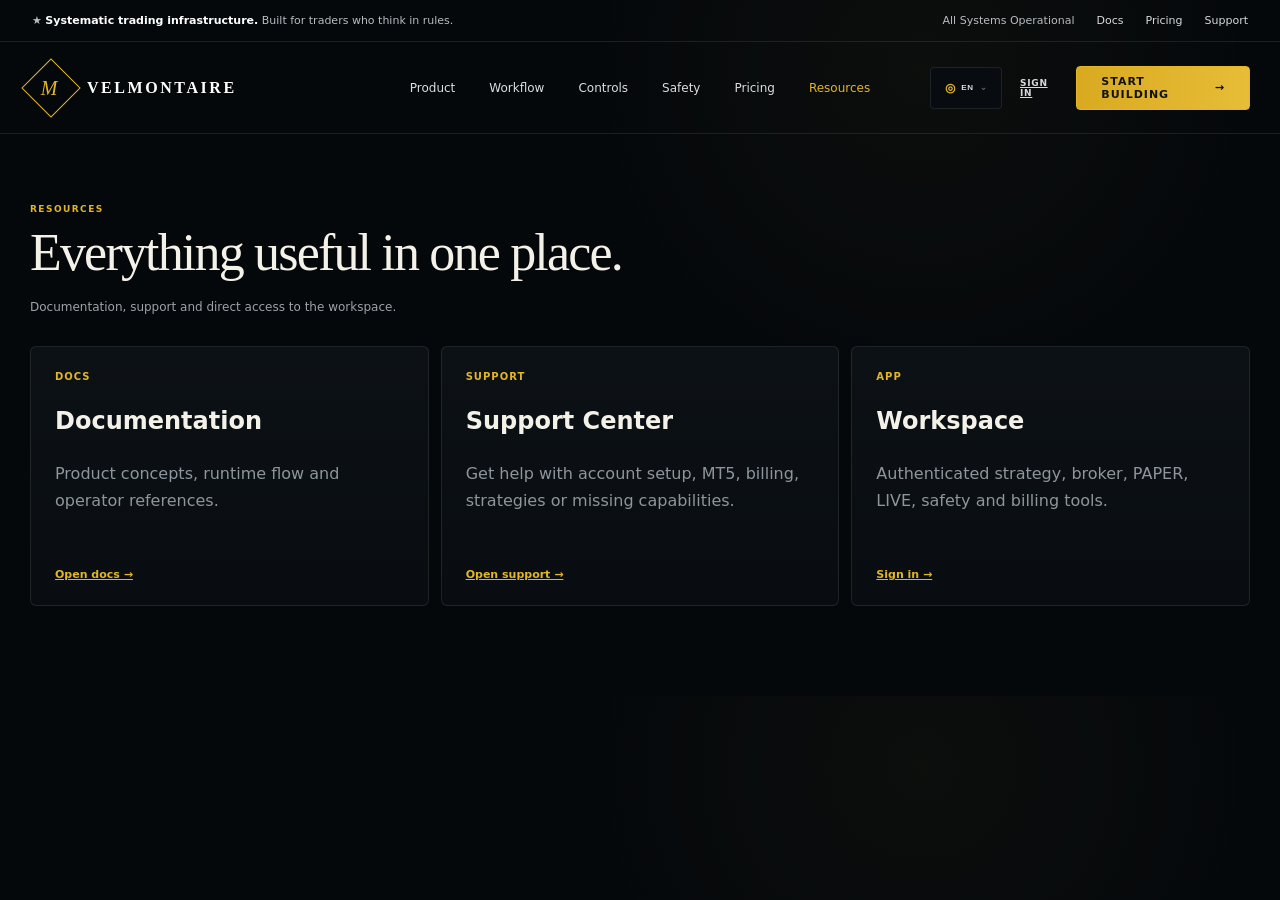
<file: frontend/public/resources.html>
<!doctype html>
<html lang="en">
<head>
<meta charset="utf-8">
<meta name="viewport" content="width=device-width,initial-scale=1">
<title>VELMONTAIRE — Resources</title>
<link rel="stylesheet" href="/frontend/public/styles.css">
</head>
<body class="public-subpage">
<div class="topline">
  <div>★ <strong>Systematic trading infrastructure.</strong> Built for traders who think in rules.</div>
  <div class="topline-right"><span><i></i> All Systems Operational</span><a href="/docs">Docs</a><a href="/pricing">Pricing</a><a href="/support">Support</a></div>
</div>
<header class="nav">
  <a class="brand" href="/"><span class="logo-mark"><span>M</span></span><span>VELMONTAIRE</span></a>
  <nav class="navlinks"><a class="" href="/product">Product</a><a class="" href="/workflow">Workflow</a><a class="" href="/controls">Controls</a><a class="" href="/safety">Safety</a><a class="" href="/pricing">Pricing</a><a class="active" href="/resources">Resources</a></nav>
  <div class="nav-actions">
    <div class="language-switcher" id="language-switcher">
      <button class="language-button" id="language-button" type="button" aria-haspopup="true" aria-expanded="false">
        <span class="language-globe">◎</span><span id="language-current">EN</span><span class="language-chevron">⌄</span>
      </button>
      <div class="language-menu" id="language-menu" hidden>
        <button type="button" data-language="en"><span>EN</span><b>English</b></button>
        <button type="button" data-language="ru"><span>RU</span><b>Русский</b></button>
        <button type="button" data-language="uk"><span>UA</span><b>Українська</b></button>
      </div>
    </div>
    <a class="nav-signin" href="/login">SIGN IN</a>
    <a class="btn gold nav-primary" href="/register">START BUILDING <span>→</span></a>
  </div>
</header>
<main class="standalone-page public-page-v2">
  <div class="section-kicker">RESOURCES</div>
  <h1>Everything useful in one place.</h1>
  <p class="page-lead">Documentation, support and direct access to the workspace.</p>
  
<div class="feature-grid">
  <article class="feature-card"><b>DOCS</b><h2>Documentation</h2><p>Product concepts, runtime flow and operator references.</p><a href="/docs">Open docs →</a></article>
  <article class="feature-card"><b>SUPPORT</b><h2>Support Center</h2><p>Get help with account setup, MT5, billing, strategies or missing capabilities.</p><a href="/support">Open support →</a></article>
  <article class="feature-card"><b>APP</b><h2>Workspace</h2><p>Authenticated strategy, broker, PAPER, LIVE, safety and billing tools.</p><a href="/login">Sign in →</a></article>
</div>

</main>
<script src="/frontend/public/i18n.js"></script>
<script src="/frontend/public/public_pages_i18n.js"></script>
</body>
</html>
</file>
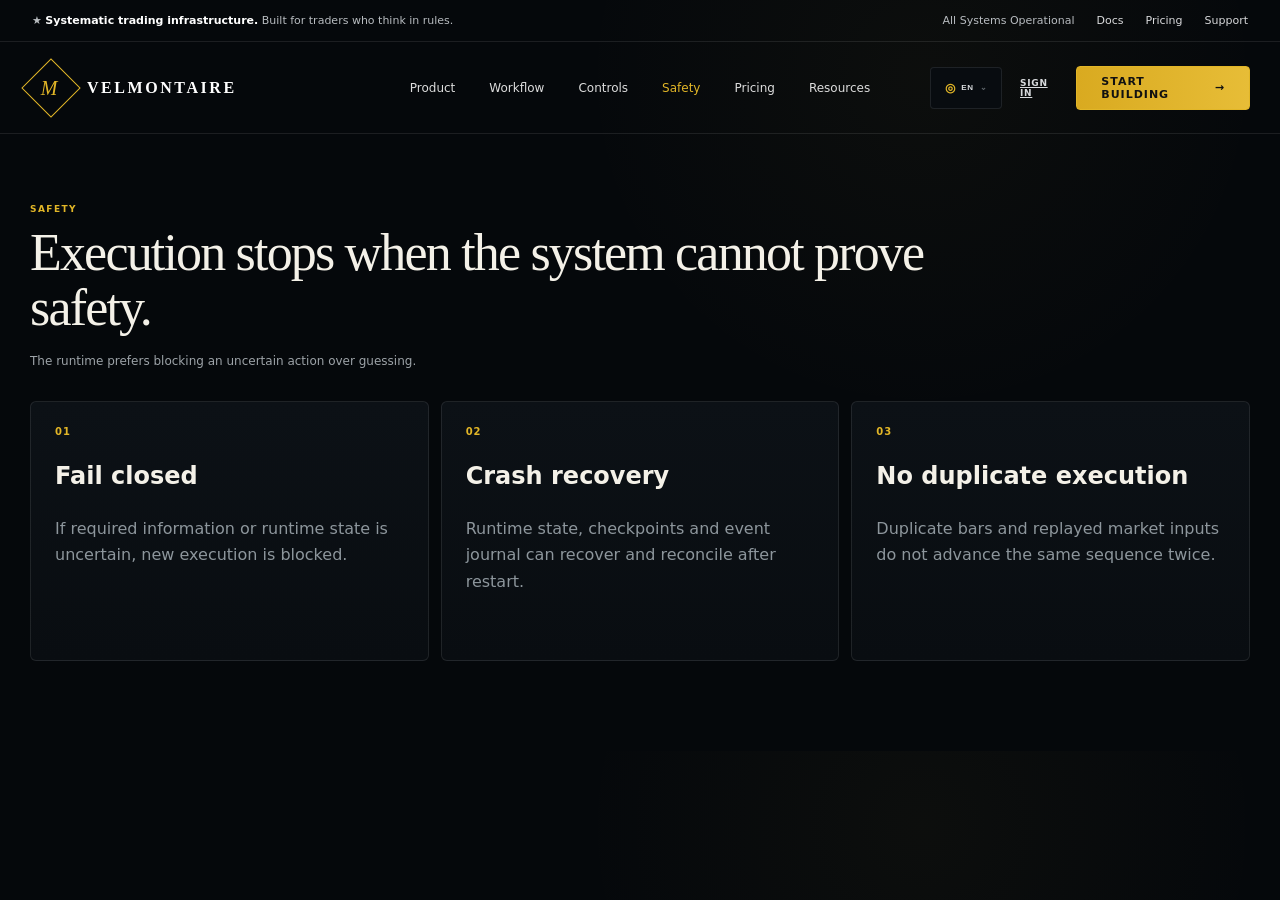
<file: frontend/public/safety.html>
<!doctype html>
<html lang="en">
<head>
<meta charset="utf-8">
<meta name="viewport" content="width=device-width,initial-scale=1">
<title>VELMONTAIRE — Safety</title>
<link rel="stylesheet" href="/frontend/public/styles.css">
</head>
<body class="public-subpage">
<div class="topline">
  <div>★ <strong>Systematic trading infrastructure.</strong> Built for traders who think in rules.</div>
  <div class="topline-right"><span><i></i> All Systems Operational</span><a href="/docs">Docs</a><a href="/pricing">Pricing</a><a href="/support">Support</a></div>
</div>
<header class="nav">
  <a class="brand" href="/"><span class="logo-mark"><span>M</span></span><span>VELMONTAIRE</span></a>
  <nav class="navlinks"><a class="" href="/product">Product</a><a class="" href="/workflow">Workflow</a><a class="" href="/controls">Controls</a><a class="active" href="/safety">Safety</a><a class="" href="/pricing">Pricing</a><a class="" href="/resources">Resources</a></nav>
  <div class="nav-actions">
    <div class="language-switcher" id="language-switcher">
      <button class="language-button" id="language-button" type="button" aria-haspopup="true" aria-expanded="false">
        <span class="language-globe">◎</span><span id="language-current">EN</span><span class="language-chevron">⌄</span>
      </button>
      <div class="language-menu" id="language-menu" hidden>
        <button type="button" data-language="en"><span>EN</span><b>English</b></button>
        <button type="button" data-language="ru"><span>RU</span><b>Русский</b></button>
        <button type="button" data-language="uk"><span>UA</span><b>Українська</b></button>
      </div>
    </div>
    <a class="nav-signin" href="/login">SIGN IN</a>
    <a class="btn gold nav-primary" href="/register">START BUILDING <span>→</span></a>
  </div>
</header>
<main class="standalone-page public-page-v2">
  <div class="section-kicker">SAFETY</div>
  <h1>Execution stops when the system cannot prove safety.</h1>
  <p class="page-lead">The runtime prefers blocking an uncertain action over guessing.</p>
  
<div class="feature-grid">
  <article class="feature-card"><b>01</b><h2>Fail closed</h2><p>If required information or runtime state is uncertain, new execution is blocked.</p></article>
  <article class="feature-card"><b>02</b><h2>Crash recovery</h2><p>Runtime state, checkpoints and event journal can recover and reconcile after restart.</p></article>
  <article class="feature-card"><b>03</b><h2>No duplicate execution</h2><p>Duplicate bars and replayed market inputs do not advance the same sequence twice.</p></article>
</div>

</main>
<script src="/frontend/public/i18n.js"></script>
<script src="/frontend/public/public_pages_i18n.js"></script>
</body>
</html>
</file>
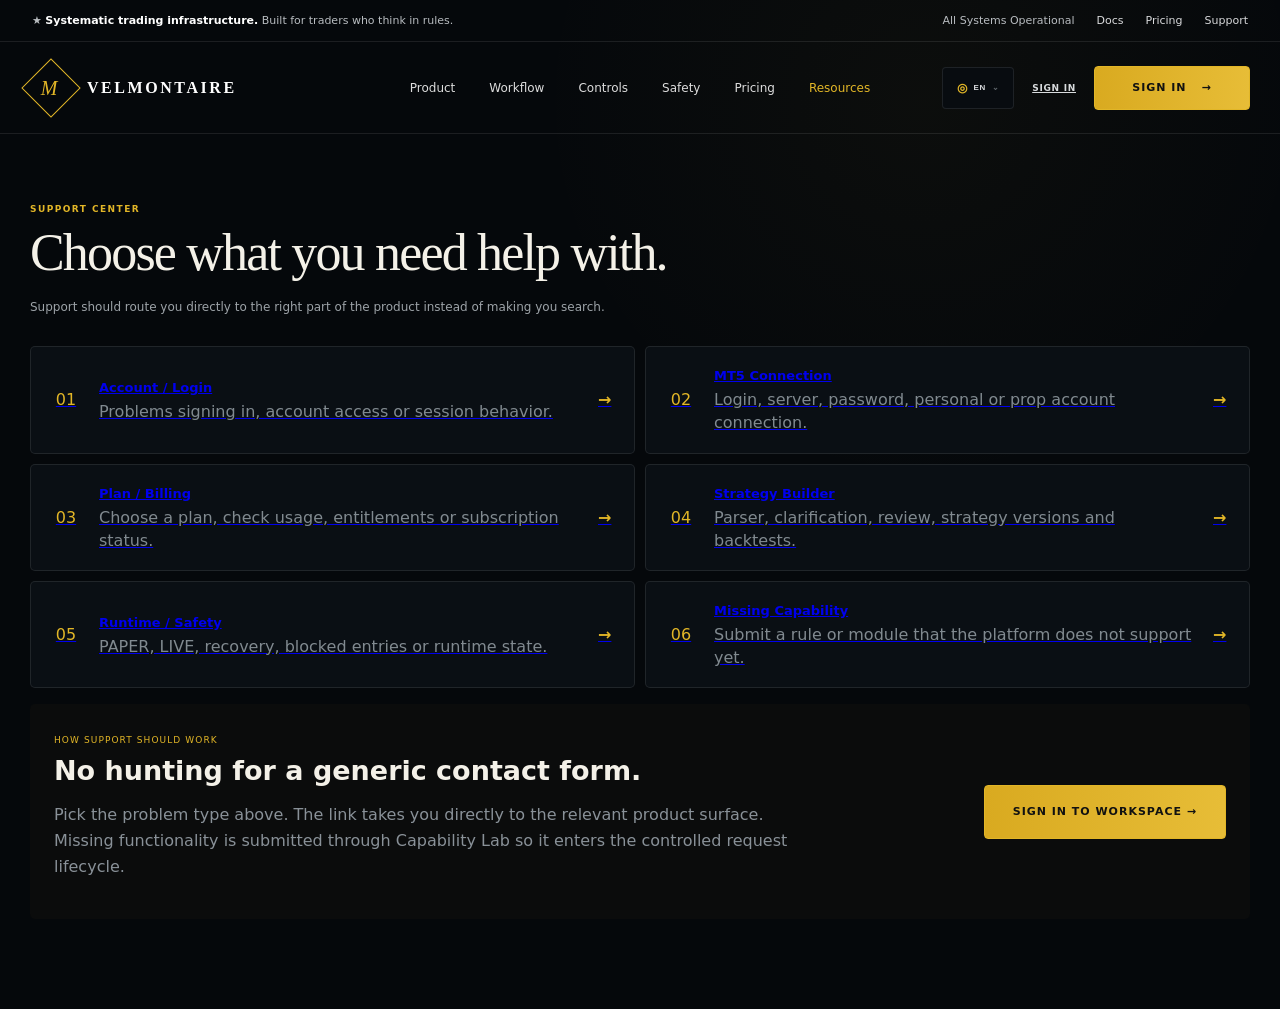
<file: frontend/public/support.html>
<!doctype html>
<html lang="en">
<head>
<meta charset="utf-8">
<meta name="viewport" content="width=device-width,initial-scale=1">
<title>VELMONTAIRE — Support</title>
<link rel="stylesheet" href="/frontend/public/styles.css">
</head>
<body class="public-subpage">
<div class="topline">
  <div>★ <strong>Systematic trading infrastructure.</strong> Built for traders who think in rules.</div>
  <div class="topline-right"><span><i></i> All Systems Operational</span><a href="/docs">Docs</a><a href="/pricing">Pricing</a><a href="/support">Support</a></div>
</div>
<header class="nav">
  <a class="brand" href="/"><span class="logo-mark"><span>M</span></span><span>VELMONTAIRE</span></a>
  <nav class="navlinks"><a class="" href="/product">Product</a><a class="" href="/workflow">Workflow</a><a class="" href="/controls">Controls</a><a class="" href="/safety">Safety</a><a class="" href="/pricing">Pricing</a><a class="active" href="/resources">Resources</a></nav>
  <div class="nav-actions">
    <div class="language-switcher" id="language-switcher">
      <button class="language-button" id="language-button" type="button" aria-haspopup="true" aria-expanded="false">
        <span class="language-globe">◎</span><span id="language-current">EN</span><span class="language-chevron">⌄</span>
      </button>
      <div class="language-menu" id="language-menu" hidden>
        <button type="button" data-language="en"><span>EN</span><b>English</b></button>
        <button type="button" data-language="ru"><span>RU</span><b>Русский</b></button>
        <button type="button" data-language="uk"><span>UA</span><b>Українська</b></button>
      </div>
    </div>
    <a class="nav-signin" href="/login">SIGN IN</a>
    <a class="btn gold nav-primary" href="/login">SIGN IN <span>→</span></a>
  </div>
</header>
<main class="standalone-page public-page-v2">
  <div class="section-kicker">SUPPORT CENTER</div>
  <h1>Choose what you need help with.</h1>
  <p class="page-lead">Support should route you directly to the right part of the product instead of making you search.</p>
  
<div class="support-choice-grid">
  <a class="support-choice" href="/login"><span>01</span><div><strong>Account / Login</strong><p>Problems signing in, account access or session behavior.</p></div><b>→</b></a>
  <a class="support-choice" href="/dashboard/mt5"><span>02</span><div><strong>MT5 Connection</strong><p>Login, server, password, personal or prop account connection.</p></div><b>→</b></a>
  <a class="support-choice" href="/dashboard/billing"><span>03</span><div><strong>Plan / Billing</strong><p>Choose a plan, check usage, entitlements or subscription status.</p></div><b>→</b></a>
  <a class="support-choice" href="/dashboard/strategy"><span>04</span><div><strong>Strategy Builder</strong><p>Parser, clarification, review, strategy versions and backtests.</p></div><b>→</b></a>
  <a class="support-choice" href="/dashboard/safety"><span>05</span><div><strong>Runtime / Safety</strong><p>PAPER, LIVE, recovery, blocked entries or runtime state.</p></div><b>→</b></a>
  <a class="support-choice" href="/dashboard/strategy"><span>06</span><div><strong>Missing Capability</strong><p>Submit a rule or module that the platform does not support yet.</p></div><b>→</b></a>
</div>
<div class="support-explain">
  <div><span>HOW SUPPORT SHOULD WORK</span><h2>No hunting for a generic contact form.</h2><p>Pick the problem type above. The link takes you directly to the relevant product surface. Missing functionality is submitted through Capability Lab so it enters the controlled request lifecycle.</p></div>
  <a class="btn gold big" href="/login">SIGN IN TO WORKSPACE →</a>
</div>

</main>
<script src="/frontend/public/i18n.js"></script>
<script src="/frontend/public/public_pages_i18n.js"></script>
</body>
</html>
</file>
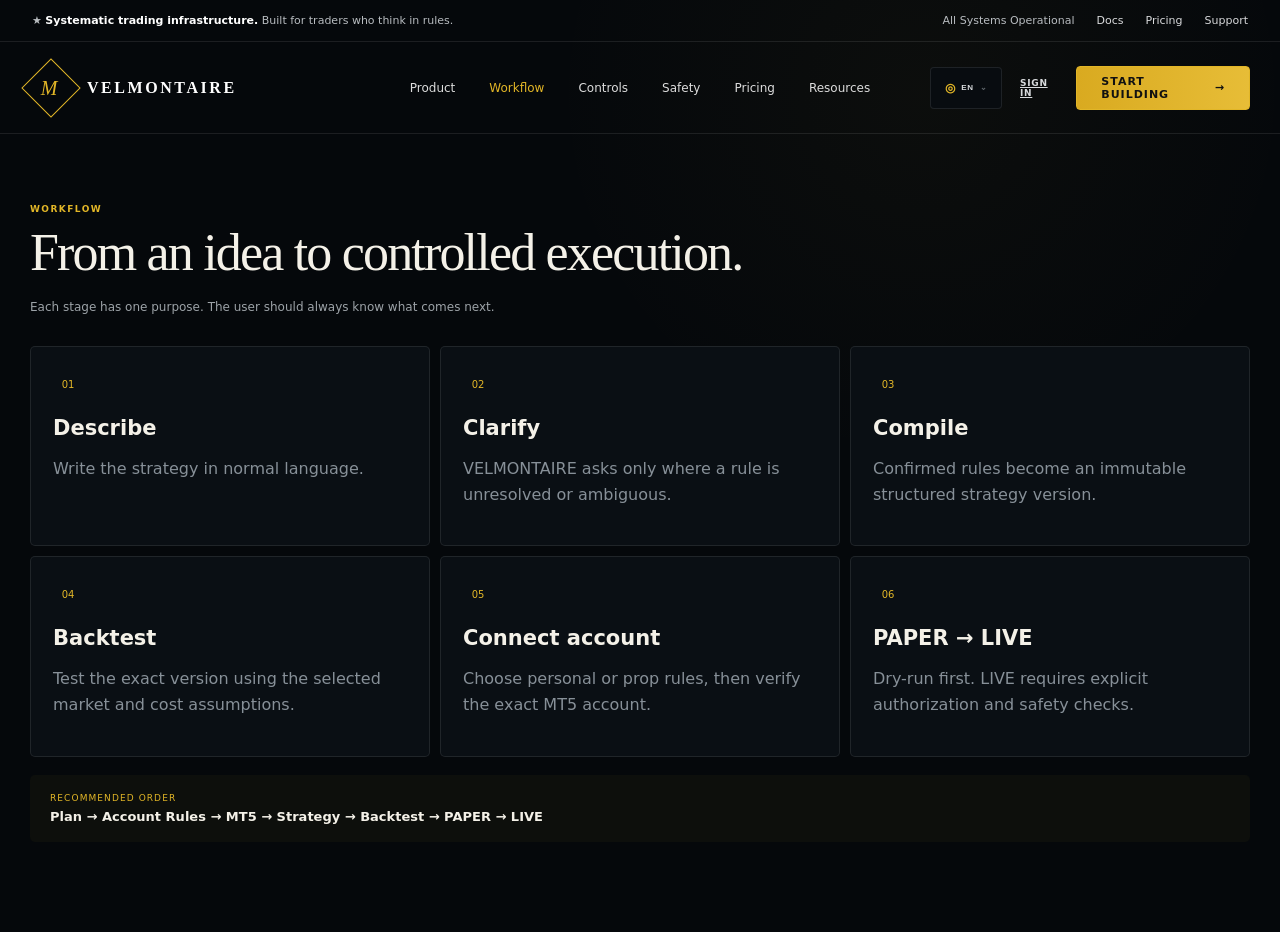
<file: frontend/public/workflow.html>
<!doctype html>
<html lang="en">
<head>
<meta charset="utf-8">
<meta name="viewport" content="width=device-width,initial-scale=1">
<title>VELMONTAIRE — Workflow</title>
<link rel="stylesheet" href="/frontend/public/styles.css">
</head>
<body class="public-subpage">
<div class="topline">
  <div>★ <strong>Systematic trading infrastructure.</strong> Built for traders who think in rules.</div>
  <div class="topline-right"><span><i></i> All Systems Operational</span><a href="/docs">Docs</a><a href="/pricing">Pricing</a><a href="/support">Support</a></div>
</div>
<header class="nav">
  <a class="brand" href="/"><span class="logo-mark"><span>M</span></span><span>VELMONTAIRE</span></a>
  <nav class="navlinks"><a class="" href="/product">Product</a><a class="active" href="/workflow">Workflow</a><a class="" href="/controls">Controls</a><a class="" href="/safety">Safety</a><a class="" href="/pricing">Pricing</a><a class="" href="/resources">Resources</a></nav>
  <div class="nav-actions">
    <div class="language-switcher" id="language-switcher">
      <button class="language-button" id="language-button" type="button" aria-haspopup="true" aria-expanded="false">
        <span class="language-globe">◎</span><span id="language-current">EN</span><span class="language-chevron">⌄</span>
      </button>
      <div class="language-menu" id="language-menu" hidden>
        <button type="button" data-language="en"><span>EN</span><b>English</b></button>
        <button type="button" data-language="ru"><span>RU</span><b>Русский</b></button>
        <button type="button" data-language="uk"><span>UA</span><b>Українська</b></button>
      </div>
    </div>
    <a class="nav-signin" href="/login">SIGN IN</a>
    <a class="btn gold nav-primary" href="/register">START BUILDING <span>→</span></a>
  </div>
</header>
<main class="standalone-page public-page-v2">
  <div class="section-kicker">WORKFLOW</div>
  <h1>From an idea to controlled execution.</h1>
  <p class="page-lead">Each stage has one purpose. The user should always know what comes next.</p>
  
<div class="workflow-page-grid">
  <article><span>01</span><h2>Describe</h2><p>Write the strategy in normal language.</p></article>
  <article><span>02</span><h2>Clarify</h2><p>VELMONTAIRE asks only where a rule is unresolved or ambiguous.</p></article>
  <article><span>03</span><h2>Compile</h2><p>Confirmed rules become an immutable structured strategy version.</p></article>
  <article><span>04</span><h2>Backtest</h2><p>Test the exact version using the selected market and cost assumptions.</p></article>
  <article><span>05</span><h2>Connect account</h2><p>Choose personal or prop rules, then verify the exact MT5 account.</p></article>
  <article><span>06</span><h2>PAPER → LIVE</h2><p>Dry-run first. LIVE requires explicit authorization and safety checks.</p></article>
</div>
<div class="page-next"><span>Recommended order</span><strong>Plan → Account Rules → MT5 → Strategy → Backtest → PAPER → LIVE</strong></div>

</main>
<script src="/frontend/public/i18n.js"></script>
<script src="/frontend/public/public_pages_i18n.js"></script>
</body>
</html>
</file>
<file: frontend/auth/styles.css>
:root{--bg:#0b0d10;--panel:#12151a;--gold:#D4AF37;--ivory:#F5F2EA;--muted:#93958f;--line:rgba(255,255,255,.09);--goldline:rgba(212,175,55,.24)}
*{box-sizing:border-box}body{margin:0;background:radial-gradient(circle at 20% 15%,rgba(212,175,55,.07),transparent 32%),var(--bg);color:var(--ivory);font-family:Inter,system-ui,sans-serif;min-height:100vh}a{color:inherit;text-decoration:none}.auth{min-height:100vh;display:grid;grid-template-columns:1.05fr .95fr}.auth-visual{padding:44px 54px;display:flex;flex-direction:column;justify-content:space-between;border-right:1px solid var(--line);background:linear-gradient(145deg,rgba(212,175,55,.035),transparent 40%)}.brand{display:flex;align-items:center;gap:14px;font:14px Georgia,serif;letter-spacing:.24em}.mark{width:35px;height:35px;border:1px solid var(--gold);display:grid;place-items:center;color:var(--gold);font:19px Georgia,serif;transform:rotate(45deg)}.mark span{transform:rotate(-45deg)}.auth-visual h2{font:clamp(45px,5vw,72px)/.98 Georgia,serif;font-weight:400;letter-spacing:-.035em;max-width:700px;margin:0}.auth-visual h2 em{font-style:italic;color:#c7b878}.visual-meta{display:flex;gap:30px;color:var(--muted);font-size:11px}.auth-pane{display:grid;place-items:center;padding:40px}.authbox{width:min(450px,100%)}.eyebrow{color:var(--gold);font-size:10px;letter-spacing:.22em;text-transform:uppercase;font-weight:700;margin-bottom:18px}.authbox h1{font:46px Georgia,serif;font-weight:400;margin:0 0 12px}.sub{color:var(--muted);font-size:13px;line-height:1.7}.field{margin:20px 0}.field label{display:block;font-size:11px;color:#b6b8b2;margin-bottom:8px;text-transform:uppercase;letter-spacing:.09em}.field input{width:100%;height:50px;padding:0 14px;background:#0d1014;border:1px solid var(--line);color:var(--ivory);outline:none}.field input:focus{border-color:var(--goldline);box-shadow:0 0 0 3px rgba(212,175,55,.045)}.btn{width:100%;height:50px;border:1px solid var(--gold);background:var(--gold);color:#0d0e10;font-size:11px;font-weight:800;letter-spacing:.12em;text-transform:uppercase;cursor:pointer}.btn:disabled{opacity:.55;cursor:wait}.switch{margin-top:20px;color:var(--muted);font-size:12px}.switch a{color:var(--gold)}.secure-note{border-top:1px solid var(--line);margin-top:34px;padding-top:18px;color:#737570;font-size:10px;line-height:1.6}
@media(max-width:840px){.auth{grid-template-columns:1fr}.auth-visual{display:none}.auth-pane{min-height:100vh;padding:28px}}
</file>
<file: frontend/public/styles.css>
:root{--bg:#05080b;--panel:#0b0f14;--panel2:#10151b;--gold:#e2b627;--gold2:#bd8d12;--ivory:#f4f1e8;--muted:#9ba0a5;--line:rgba(255,255,255,.09);--good:#41d46d}
*{box-sizing:border-box}html{scroll-behavior:smooth}body{margin:0;background:radial-gradient(circle at 72% 10%,rgba(212,175,55,.035),transparent 30%),var(--bg);color:var(--ivory);font-family:Inter,system-ui,-apple-system,"Segoe UI",sans-serif}.topline{height:42px;padding:0 32px;display:flex;align-items:center;justify-content:space-between;border-bottom:1px solid var(--line);font-size:11px;color:#b8bcc0}.topline strong{color:#fff}.topline-right{display:flex;align-items:center;gap:22px}.topline a{color:#d8d9db;text-decoration:none}.status-dot{width:7px;height:7px;border-radius:50%;background:#37ca62;display:inline-block;margin-right:-12px}.nav{height:92px;padding:0 30px;display:grid;grid-template-columns:320px 1fr 320px;align-items:center;border-bottom:1px solid var(--line)}.brand{display:flex;align-items:center;gap:15px;text-decoration:none;color:#fff;letter-spacing:.16em;font:600 16px Georgia,serif}.logo-mark{width:42px;height:42px;border:1px solid var(--gold);display:grid;place-items:center;transform:rotate(45deg);color:var(--gold);font:italic 20px Georgia,serif}.logo-mark span{transform:rotate(-45deg)}.logo-mark.small{width:35px;height:35px;font-size:15px}.navlinks{display:flex;justify-content:center;gap:34px}.navlinks a{color:#ddd;text-decoration:none;font-size:12px}.nav-actions{display:flex;justify-content:flex-end;gap:12px}.btn{height:44px;padding:0 24px;display:inline-flex;align-items:center;justify-content:center;gap:15px;border:1px solid rgba(255,255,255,.18);text-decoration:none;color:#fff;font-size:11px;font-weight:800;letter-spacing:.09em;border-radius:4px}.btn.gold{background:linear-gradient(90deg,#d9aa20,#e7bd37);border-color:#e2b627;color:#111}.btn.big{height:54px;padding:0 28px}.hero{padding:20px 30px 28px;display:grid;grid-template-columns:.92fr 1.18fr;gap:45px;align-items:center;min-height:505px}.hero-copy{padding:20px 15px 0}.eyebrow{color:var(--gold);font-size:10px;font-weight:800;letter-spacing:.14em;display:flex;align-items:center;gap:13px}.eyebrow span{width:30px;height:1px;background:var(--gold)}h1{font:400 clamp(48px,5vw,72px)/.98 Georgia,serif;letter-spacing:-.035em;margin:22px 0 22px}.hero h1 em{font-style:italic;color:var(--gold)}.hero-copy>p{max-width:620px;color:#c5c8cb;font-size:16px;line-height:1.8}.hero-actions{display:flex;gap:12px;margin-top:26px}.trust-grid{display:grid;grid-template-columns:repeat(4,1fr);gap:8px;margin-top:28px}.trust-grid>div{min-height:55px;border:1px solid var(--line);background:#090d11;padding:10px;display:flex;align-items:center;gap:10px;border-radius:4px}.trust-grid b{color:var(--gold);font-size:20px}.trust-grid strong,.trust-grid small{display:block}.trust-grid strong{font-size:10px}.trust-grid small{font-size:8px;color:#9da1a5;margin-top:3px}.dashboard-preview{min-height:430px;border:1px solid rgba(255,255,255,.12);background:linear-gradient(145deg,#0b0f14,#090d12);border-radius:12px;box-shadow:0 24px 80px rgba(0,0,0,.45);display:grid;grid-template-columns:58px 1fr;overflow:hidden}.mini-side{border-right:1px solid var(--line);padding:18px 0;display:flex;flex-direction:column;align-items:center;gap:23px}.mini-side i{font-style:normal;color:#8a9096;font-size:17px}.mini-side i.active{color:var(--gold);border-left:2px solid var(--gold);width:100%;text-align:center}.preview-main{padding:18px}.preview-head{display:flex;justify-content:space-between;align-items:flex-start}.preview-head h2{margin:0;font-size:24px;font-weight:500}.preview-head small{color:#aeb3b7}.preview-actions{display:flex;align-items:center;gap:10px;color:#ccc;font-size:10px}.chip{border:1px solid var(--line);padding:7px 10px;border-radius:6px}.chip.good{background:rgba(65,212,109,.08);color:var(--good);border-color:rgba(65,212,109,.09)}.metric-row{display:grid;grid-template-columns:repeat(4,1fr);gap:10px;margin-top:14px}.metric-row>div{background:#0d1218;border:1px solid var(--line);border-radius:6px;padding:12px}.metric-row small,.metric-row strong,.metric-row em{display:block}.metric-row small{font-size:9px;color:#ddd}.metric-row strong{font-size:20px;margin:5px 0}.metric-row em{font-size:10px;color:var(--good);font-style:normal}.preview-grid{display:grid;grid-template-columns:1.6fr .95fr;gap:10px;margin-top:12px}.chart-card,.activity-card{background:#0d1218;border:1px solid var(--line);border-radius:6px;padding:12px;min-height:240px}.card-head{display:flex;justify-content:space-between;align-items:center;font-size:11px}.chart-card svg{width:100%;height:170px;margin-top:5px}.gridlines line{stroke:rgba(255,255,255,.06);stroke-width:1}.curve{fill:none;stroke:var(--gold);stroke-width:2}.chart-card circle{fill:var(--gold);stroke:#111;stroke-width:2}.axis{display:flex;justify-content:space-between;color:#8f9498;font-size:8px}.activity{display:grid;grid-template-columns:24px 1fr auto;gap:8px;align-items:center;padding:16px 0;border-bottom:1px solid var(--line)}.activity b{width:20px;height:20px;border:1px solid var(--good);color:var(--good);border-radius:50%;display:grid;place-items:center}.activity strong,.activity small{display:block}.activity strong{font-size:9px}.activity small,.activity time{font-size:8px;color:#8d9297}.viewall{display:block;text-align:center;color:#ddd;text-decoration:none;font-size:9px;padding-top:14px}.workflow{padding:10px 30px 26px}.section-label{display:flex;align-items:center;justify-content:center;gap:16px;color:#e0a72f;font-size:10px;letter-spacing:.18em;margin-bottom:14px}.section-label span{height:1px;width:24px;background:#b89022}.steps{display:grid;grid-template-columns:1fr 30px 1fr 30px 1fr 30px 1fr 30px 1fr 30px 1fr;align-items:center;border:1px solid var(--line);border-radius:8px;padding:14px;background:#070b0f}.steps article{height:145px;border:1px solid var(--line);background:#0c1015;border-radius:6px;padding:18px}.steps article>b{font-size:24px;font-weight:400;color:#cfd3d7}.steps article h3{font-size:14px;margin:17px 0 8px}.steps article p{font-size:10px;color:#9ca1a6;line-height:1.5}.steps>i{font-style:normal;color:#101010;background:var(--gold);width:27px;height:27px;border-radius:50%;display:grid;place-items:center;position:relative;z-index:2}.safety-strip{margin:0 30px 24px;border:1px solid var(--line);border-radius:8px;min-height:72px;display:grid;grid-template-columns:1.3fr repeat(3,.8fr) 1.15fr auto;align-items:center;background:#080c10}.safety-strip>div{padding:0 22px;border-right:1px solid var(--line)}.safety-strip>div:first-child{display:flex;gap:12px;align-items:center}.safety-strip b{color:var(--gold);font-size:22px}.safety-strip strong,.safety-strip small{display:block}.safety-strip strong{font-size:12px}.safety-strip small{font-size:9px;color:#959a9f;margin-top:4px}.safety-strip>div:not(:first-child) strong{font-size:21px;color:var(--gold)}.safety-strip .btn{margin-right:18px}.hidden-anchor{height:1px}
@media(max-width:1100px){.nav{grid-template-columns:1fr auto}.navlinks{display:none}.hero{grid-template-columns:1fr}.dashboard-preview{max-width:900px}.steps{grid-template-columns:repeat(3,1fr)}.steps>i{display:none}.safety-strip{grid-template-columns:1fr 1fr 1fr}.safety-strip>div{padding:14px;border-bottom:1px solid var(--line)}}
@media(max-width:700px){.topline-right{display:none}.nav{padding:0 18px}.brand{font-size:13px}.nav-actions .ghost{display:none}.hero{padding:20px 16px}.hero-copy{padding:0}.hero-actions{flex-direction:column;align-items:stretch}.trust-grid{grid-template-columns:1fr 1fr}.dashboard-preview{grid-template-columns:1fr}.mini-side{display:none}.metric-row{grid-template-columns:1fr 1fr}.preview-grid{grid-template-columns:1fr}.workflow{padding:10px 16px}.steps{grid-template-columns:1fr 1fr}.safety-strip{margin:0 16px 18px;grid-template-columns:1fr 1fr}}
.live-pulse{margin:0 30px 24px;border:1px solid rgba(226,182,39,.2);border-radius:8px;background:#080c10;overflow:hidden}.pulse-head{height:44px;padding:0 16px;display:flex;align-items:center;justify-content:space-between;border-bottom:1px solid var(--line)}.pulse-title{display:flex;align-items:center;gap:9px;font-size:10px;font-weight:800;letter-spacing:.13em;color:var(--gold)}.pulse-live-dot{width:7px;height:7px;border-radius:50%;background:#41d46d;box-shadow:0 0 10px rgba(65,212,109,.7)}.pulse-meta{display:flex;gap:14px;color:#8f9498;font-size:9px}.pulse-meta strong{color:#41d46d}.pulse-body{display:grid;grid-template-columns:1.35fr 1.25fr .8fr;min-height:112px}.pulse-col{padding:13px 16px;border-right:1px solid var(--line)}.pulse-col:last-child{border-right:0}.pulse-label{font-size:8px;color:#777d82;text-transform:uppercase;letter-spacing:.12em;margin-bottom:10px}#pulse-markets{display:grid;grid-template-columns:repeat(2,1fr);gap:6px}.pulse-item{border:1px solid var(--line);border-radius:4px;padding:7px 9px}.pulse-item small,.pulse-item strong,.pulse-item span{display:block}.pulse-item small{color:#92979b;font-size:8px}.pulse-item strong{font-size:13px;margin:2px 0}.pulse-item span{font-size:8px;color:#41d46d}.pulse-event{display:grid;grid-template-columns:auto 1fr auto;gap:8px;align-items:center;border-bottom:1px solid var(--line);padding:6px 0}.pulse-event b{font-size:7px;color:#e3b22f}.pulse-event strong,.pulse-event small{display:block}.pulse-event strong{font-size:9px}.pulse-event small{font-size:8px;color:#858b90}.pulse-event em{font-size:8px;color:#d0d3d5;font-style:normal}#pulse-activity{display:grid;gap:7px}#pulse-activity span{font-size:9px}#pulse-activity small{display:block;color:#858b90;margin-top:2px}.pulse-empty{font-size:9px;color:#777d82;padding:8px 0}@media(max-width:900px){.pulse-body{grid-template-columns:1fr}.pulse-col{border-right:0;border-bottom:1px solid var(--line)}}@media(max-width:700px){.live-pulse{margin:0 16px 18px}}
.pulse-item-top{display:flex;align-items:center;justify-content:space-between;gap:8px}.pulse-price-row{display:flex;align-items:flex-end;justify-content:space-between;gap:8px;margin-top:5px}.pulse-price-row strong{font-size:16px}.market-trend{font-size:8px;font-weight:700}.market-trend.up{color:#45d976}.market-trend.down{color:#e06464}.market-trend.flat{color:#9aa0a6}.market-state{font-size:7px;font-weight:800;letter-spacing:.08em;padding:2px 5px;border-radius:999px}.market-state.live{color:#41d46d;background:rgba(65,212,109,.08);border:1px solid rgba(65,212,109,.18)}.market-state.cached{color:#d6aa45;background:rgba(214,170,69,.08);border:1px solid rgba(214,170,69,.18)}.pulse-source{margin-top:6px;color:#60666b;font-size:7px;text-transform:uppercase}.impact-dot{width:6px;height:6px;border-radius:50%;background:#788087}.impact-dot.high{background:#e2b627;box-shadow:0 0 8px rgba(226,182,39,.45)}#pulse-events{max-height:255px;overflow:auto}.event-title-row{display:flex;gap:7px;align-items:center}.event-title-row b{font-size:6px;color:#e2b627;border:1px solid rgba(226,182,39,.25);padding:1px 4px;border-radius:999px}.pulse-event{grid-template-columns:8px minmax(0,1fr) auto}.pulse-item{position:relative;overflow:hidden}.pulse-item:before{content:"";position:absolute;left:0;top:0;bottom:0;width:2px;background:rgba(226,182,39,.55)}

/* VELMONTAIRE EXTERNAL STAGE 3 */
.section-shell{margin:0 30px 24px}.section-kicker{color:var(--gold);font-size:9px;font-weight:800;letter-spacing:.16em}.section-heading{margin:10px 0 16px}.section-heading h2,.pricing h2,.final-cta h2{font:400 34px/1.08 Georgia,serif;margin:0}.section-heading p{max-width:680px;color:#969ca1;font-size:11px;line-height:1.7}.fit-grid{display:grid;grid-template-columns:repeat(3,1fr);gap:10px}.fit-grid article{padding:20px;border:1px solid var(--line);border-radius:8px;background:#0a0f14}.fit-grid article>span{color:var(--gold);font-size:10px}.fit-grid h3{font:400 22px Georgia,serif;margin:18px 0 8px}.fit-grid p{color:#aab0b4;font-size:11px;line-height:1.6}.fit-grid small{display:block;border-top:1px solid var(--line);padding-top:12px;color:#73797e;font-size:8px}.pricing{display:grid;grid-template-columns:1.5fr .8fr;gap:14px;padding:24px;border:1px solid rgba(226,182,39,.18);border-radius:9px;background:#080c10}.pricing h2{margin-top:10px}.pricing h2 em{color:var(--gold)}.pricing-copy>p,.pricing-card p{color:#969ca1;font-size:10px;line-height:1.7}.pricing-tags{display:flex;flex-wrap:wrap;gap:7px;margin-top:16px}.pricing-tags span{border:1px solid var(--line);border-radius:999px;padding:6px 9px;font-size:8px;color:#aeb3b7}.pricing-card{border:1px solid var(--line);border-radius:7px;background:#0c1116;padding:20px;display:flex;flex-direction:column;align-items:flex-start;justify-content:center}.pricing-card small{color:var(--gold);font-size:8px}.pricing-card strong{font:400 24px Georgia,serif;margin:9px 0}.resource-strip{display:grid;grid-template-columns:repeat(3,1fr);border:1px solid var(--line);border-radius:8px;overflow:hidden;background:#080c10}.resource-strip>div{padding:18px 20px;border-right:1px solid var(--line)}.resource-strip>div:last-child{border-right:0}.resource-strip small{display:block;color:var(--gold);font-size:7px;margin-bottom:7px}.resource-strip strong{display:block;font-size:10px;line-height:1.5}.resource-strip a{display:inline-block;margin-top:10px;color:#92989d;text-decoration:none;font-size:8px}.final-cta{margin:0 30px 28px;padding:28px;border:1px solid var(--line);border-radius:9px;background:#0a0f14;display:flex;justify-content:space-between;align-items:center;gap:30px}.final-cta h2{margin:8px 0}.final-cta p{max-width:720px;color:#8e9499;font-size:10px}.final-actions{display:flex;gap:10px}@media(max-width:900px){.fit-grid,.pricing,.resource-strip{grid-template-columns:1fr}.resource-strip>div{border-right:0;border-bottom:1px solid var(--line)}.final-cta{flex-direction:column;align-items:flex-start}}@media(max-width:700px){.section-shell{margin:0 16px 18px}.final-cta{margin:0 16px 20px;padding:20px}.final-actions{width:100%;flex-direction:column}.section-heading h2,.pricing h2,.final-cta h2{font-size:28px}}

.standalone-page{max-width:1180px;margin:0 auto;padding:70px 30px 90px}.standalone-page>h1{font:400 52px/1.05 Georgia,serif;margin:12px 0 16px}.standalone-page>p{max-width:780px;color:#9da3a8;font-size:12px;line-height:1.8;margin-bottom:28px}.doc-grid{display:grid;grid-template-columns:repeat(3,1fr);gap:10px;margin-bottom:26px}.doc-grid article{padding:20px;border:1px solid var(--line);border-radius:8px;background:#0a0f14}.doc-grid b{color:var(--gold);font-size:9px}.doc-grid h2{font:400 22px Georgia,serif;margin:15px 0 8px}.doc-grid p{color:#8f969b;font-size:10px;line-height:1.65}@media(max-width:800px){.doc-grid{grid-template-columns:1fr}.standalone-page{padding:45px 16px}.standalone-page>h1{font-size:38px}}

.pricing-plans{padding:26px;border:1px solid rgba(226,182,39,.16);border-radius:9px;background:#080c10}.pricing-intro{max-width:720px;margin-bottom:20px}.pricing-intro h2{font:400 34px Georgia,serif;margin:8px 0}.pricing-intro p,.annual-note{color:#8f969b;font-size:10px;line-height:1.65}.plan-grid{display:grid;grid-template-columns:repeat(3,1fr);gap:10px}.plan-card{position:relative;padding:22px;border:1px solid var(--line);border-radius:8px;background:#0b1015}.plan-card.featured{border-color:rgba(226,182,39,.5)}.plan-card>small{color:var(--gold);font-size:8px}.plan-card h3{font:400 34px Georgia,serif;margin:12px 0}.plan-card h3 span{font:400 10px sans-serif;color:#777}.plan-card p{color:#91989d;font-size:10px}.plan-card ul{list-style:none;padding:12px 0;border-top:1px solid var(--line)}.plan-card li{padding:5px 0;font-size:9px}.plan-card li:before{content:"✓";color:var(--gold);margin-right:7px}.popular{position:absolute;right:12px;top:12px;color:#090b0d;background:var(--gold);padding:4px 7px;border-radius:999px;font-size:6px;font-weight:900}.annual-note{text-align:center;margin:14px 0 0}@media(max-width:800px){.plan-grid{grid-template-columns:1fr}}

/* ============================================================
   HOMEPAGE UX V2 — CTA hierarchy + language switcher
   ============================================================ */
.nav-actions{gap:9px;align-items:center}
.nav-signin{display:inline-flex;align-items:center;justify-content:center;min-height:42px;padding:0 9px;color:#d8dbdd;font-size:9px;font-weight:800;letter-spacing:.08em;transition:.18s ease}
.nav-signin:hover{color:var(--gold)}
.nav-primary{min-width:156px}
.language-switcher{position:relative}
.language-button{height:42px;min-width:72px;display:flex;align-items:center;justify-content:center;gap:6px;border:1px solid var(--line);border-radius:4px;background:#080c10;color:#d9dcde;cursor:pointer;font-size:8px;font-weight:800;letter-spacing:.08em}
.language-button:hover,.language-button[aria-expanded="true"]{border-color:rgba(226,182,39,.42);background:#0b1015}
.language-globe{color:var(--gold);font-size:12px}.language-chevron{color:#62686d}
.language-menu{position:absolute;right:0;top:49px;width:172px;padding:5px;border:1px solid var(--line);border-radius:5px;background:#0c1116;box-shadow:0 18px 50px rgba(0,0,0,.48);z-index:80}
.language-menu button{width:100%;display:grid;grid-template-columns:30px 1fr;align-items:center;text-align:left;gap:7px;padding:9px;border:0;border-radius:3px;background:transparent;color:#b6bbbe;cursor:pointer}
.language-menu button:hover,.language-menu button.active{background:rgba(226,182,39,.07);color:#fff}
.language-menu button span{color:var(--gold);font-size:8px;font-weight:900}.language-menu button b{font-size:9px;font-weight:500}

.hero-actions-v2{display:flex;align-items:center;flex-wrap:wrap;gap:10px}
.hero-actions-v2 .btn{margin:0}
.hero-primary{min-width:278px}
.hero-pricing{min-width:150px}
.hero-text-link{display:inline-flex;align-items:center;gap:8px;padding:0 3px;color:#8f969b;font-size:9px;text-decoration:none;transition:.18s ease}
.hero-text-link:hover{color:var(--gold);transform:translateY(1px)}

@media(max-width:1050px){
  .navlinks{display:none}
}
@media(max-width:700px){
  .topline-right a{display:none}
  .language-button{min-width:62px}
  .nav-signin{display:none}
  .nav-primary{min-width:auto;padding:0 12px}
  .hero-primary,.hero-pricing{width:100%;min-width:0}
  .hero-text-link{width:100%;justify-content:center;margin-top:2px}
}


/* ============================================================
   PUBLIC MULTI-PAGE NAV + SUPPORT V5
   ============================================================ */
.navlinks a.active{color:var(--gold)}
.public-page-v2{max-width:1280px}
.public-page-v2 h1{max-width:900px}
.page-lead{max-width:820px;font-size:15px;line-height:1.75;color:#aeb6bb;margin:12px 0 32px}
.feature-grid{display:grid;grid-template-columns:repeat(3,minmax(0,1fr));gap:12px;margin-top:24px}
.feature-card{min-height:260px;padding:24px;border:1px solid var(--line);border-radius:6px;background:linear-gradient(180deg,#0c1116,#090d11);display:flex;flex-direction:column}
.feature-card>b{color:var(--gold);font-size:10px;letter-spacing:.1em}
.feature-card h2{font-size:24px;margin:25px 0 10px}.feature-card p{color:#8d969c;line-height:1.65}
.feature-card a{color:var(--gold);margin-top:auto;font-size:11px;font-weight:800}

.workflow-page-grid{display:grid;grid-template-columns:repeat(3,1fr);gap:10px;margin-top:28px}
.workflow-page-grid article{padding:22px;border:1px solid var(--line);border-radius:5px;background:#0a0f14}
.workflow-page-grid span{display:grid;place-items:center;width:30px;height:30px;border:1px solid var(--goldline);color:var(--gold);font-size:10px}
.workflow-page-grid h2{font-size:21px;margin:17px 0 7px}.workflow-page-grid p{color:#879098;line-height:1.6}
.page-next{margin-top:18px;padding:18px 20px;border:1px solid var(--goldline);border-radius:5px;background:rgba(226,182,39,.035);display:flex;flex-direction:column;gap:6px}
.page-next span{color:var(--gold);font-size:9px;letter-spacing:.12em;text-transform:uppercase}.page-next strong{font-size:13px}

.pricing-explainer{display:grid;grid-template-columns:repeat(3,1fr);gap:10px;margin:24px 0}
.pricing-explainer>div{padding:18px;border:1px solid var(--line);border-radius:5px;background:#0a0f14}
.pricing-explainer .recommended{border-color:var(--goldline)}
.pricing-explainer span{color:var(--gold);font-size:9px;font-weight:900}.pricing-explainer strong{display:block;font:20px Georgia,serif;margin:9px 0}
.pricing-explainer p{color:#899298;line-height:1.55;margin:0}

.support-choice-grid{display:grid;grid-template-columns:repeat(2,1fr);gap:10px;margin-top:28px}
.support-choice{display:grid;grid-template-columns:38px 1fr 18px;gap:12px;align-items:center;padding:18px;border:1px solid var(--line);border-radius:5px;background:#0a0f14;transition:.18s ease}
.support-choice:hover{border-color:var(--goldline);transform:translateY(-1px)}
.support-choice>span{width:34px;height:34px;display:grid;place-items:center;border:1px solid var(--goldline);color:var(--gold)}
.support-choice strong{font-size:13px}.support-choice p{margin:4px 0 0;color:#818a90;line-height:1.45}.support-choice>b{color:var(--gold)}
.support-explain{display:flex;justify-content:space-between;gap:30px;align-items:center;margin-top:16px;padding:24px;border:1px solid var(--goldline);border-radius:5px;background:rgba(226,182,39,.025)}
.support-explain span{color:var(--gold);font-size:9px;letter-spacing:.12em}.support-explain h2{font-size:27px;margin:8px 0}.support-explain p{max-width:760px;color:#899198;line-height:1.6}

@media(max-width:900px){
  .feature-grid,.workflow-page-grid,.pricing-explainer{grid-template-columns:1fr 1fr}
  .support-choice-grid{grid-template-columns:1fr}
}
@media(max-width:620px){
  .feature-grid,.workflow-page-grid,.pricing-explainer{grid-template-columns:1fr}
  .support-explain{align-items:flex-start;flex-direction:column}
}


/* ============================================================
   OFFICIAL DOCUMENTATION V6
   ============================================================ */
.docs-body{background:#080c10}
.docs-nav{position:sticky;top:0;z-index:45;background:rgba(8,12,16,.96);backdrop-filter:blur(14px)}
.docs-shell{display:grid;grid-template-columns:250px minmax(0,1fr);max-width:1500px;margin:0 auto;min-height:calc(100vh - 126px)}
.docs-sidebar{position:sticky;top:96px;height:calc(100vh - 112px);padding:28px 20px;border-right:1px solid var(--line);overflow:auto}
.docs-sidebar-title{color:var(--gold);font-size:9px;font-weight:900;letter-spacing:.14em;margin-bottom:12px}
.docs-sidebar nav{display:grid;gap:2px}
.docs-sidebar nav a{padding:8px 10px;border-left:1px solid transparent;color:#7e878d;font-size:10px;transition:.16s ease}
.docs-sidebar nav a:hover,.docs-sidebar nav a.active{color:#fff;border-left-color:var(--gold);background:rgba(226,182,39,.035)}
.docs-sidebar-help{margin-top:28px;padding:12px;border:1px solid var(--line);border-radius:5px;background:#0a0f14}
.docs-sidebar-help span{display:block;color:#6f787e;font-size:8px;margin-bottom:6px}.docs-sidebar-help a{color:var(--gold);font-size:9px}
.docs-content{padding:46px 52px 100px;max-width:1120px;width:100%}
.docs-hero{padding-bottom:42px;border-bottom:1px solid var(--line)}
.docs-hero h1{max-width:820px;font-size:52px;line-height:1.03;margin:12px 0 16px}
.docs-hero>p{max-width:820px;color:#9aa3a9;font-size:15px;line-height:1.75}
.docs-section{scroll-margin-top:110px;display:grid;grid-template-columns:58px minmax(0,1fr);gap:20px;padding:52px 0;border-bottom:1px solid var(--line)}
.docs-number{width:42px;height:42px;display:grid;place-items:center;border:1px solid var(--goldline);color:var(--gold);font:12px Georgia,serif}
.docs-section h2{font-size:34px;margin:8px 0 12px}.docs-section h3{font-size:20px;margin:25px 0 10px}
.docs-section>div>p{max-width:860px;color:#939ca2;font-size:13px;line-height:1.75}
.docs-callout{margin-top:22px;padding:17px 18px;border:1px solid rgba(145,185,154,.24);border-radius:5px;background:rgba(145,185,154,.035)}
.docs-callout.warn{border-color:var(--goldline);background:rgba(226,182,39,.025)}
.docs-callout b{font-size:11px}.docs-callout p{margin:6px 0 0;color:#929ba0;line-height:1.6}
.docs-steps{display:grid;gap:7px;margin-top:22px}
.docs-steps a{display:grid;grid-template-columns:34px minmax(0,1fr);gap:12px;align-items:center;padding:13px;border:1px solid var(--line);border-radius:5px;background:#0a0f14;transition:.16s ease}
.docs-steps a:hover{border-color:var(--goldline);transform:translateX(2px)}
.docs-steps a>span{width:30px;height:30px;display:grid;place-items:center;border:1px solid var(--goldline);color:var(--gold);font-size:9px}
.docs-steps b{font-size:11px}.docs-steps p{margin:3px 0 0;color:#7f888e;font-size:9px;line-height:1.45}
.docs-grid-2,.docs-grid-3{display:grid;gap:9px;margin-top:20px}.docs-grid-2{grid-template-columns:1fr 1fr}.docs-grid-3{grid-template-columns:repeat(3,1fr)}
.docs-card{padding:17px;border:1px solid var(--line);border-radius:5px;background:#0a0f14}.docs-card.highlighted{border-color:var(--goldline)}
.docs-card b{font-size:11px}.docs-card p{margin:7px 0 0;color:#858e94;font-size:10px;line-height:1.6}
.docs-inline-flow{display:flex;align-items:center;flex-wrap:wrap;gap:7px}.docs-inline-flow span{padding:8px 10px;border:1px solid var(--line);border-radius:4px;color:#bbc1c4;font-size:9px}.docs-inline-flow i{color:var(--gold);font-style:normal}
.docs-table{margin-top:20px;border:1px solid var(--line);border-radius:5px;overflow:hidden}
.docs-row{display:grid;grid-template-columns:1fr 1.6fr 1fr;border-top:1px solid var(--line);background:#0a0f14}.docs-row:first-child{border-top:0}.docs-row.head{background:#0d1217;color:#727b81;text-transform:uppercase;font-size:8px;letter-spacing:.07em}.docs-row.highlighted-row{background:rgba(226,182,39,.035)}
.docs-row span{padding:11px 13px;border-left:1px solid var(--line);font-size:9px}.docs-row span:first-child{border-left:0}
.docs-checklist{display:flex;flex-wrap:wrap;gap:7px;margin-top:18px}.docs-checklist span{padding:8px 10px;border:1px solid var(--line);border-radius:4px;color:#aab1b5;font-size:9px}.docs-checklist span:before{content:"✓";color:var(--good);margin-right:6px}
.docs-faq{display:grid;gap:7px;margin-top:20px}.docs-faq details{border:1px solid var(--line);border-radius:5px;background:#0a0f14;padding:13px 15px}.docs-faq summary{cursor:pointer;font-weight:700;font-size:10px}.docs-faq p{color:#899298;line-height:1.6;font-size:10px}
.docs-action-line{margin-top:20px!important}
.plans-table .docs-row{grid-template-columns:1fr 1.2fr 1.7fr}

@media(max-width:980px){
  .docs-shell{grid-template-columns:1fr}.docs-sidebar{position:relative;top:auto;height:auto;border-right:0;border-bottom:1px solid var(--line);padding:14px 18px}
  .docs-sidebar nav{display:flex;overflow:auto;gap:2px}.docs-sidebar nav a{white-space:nowrap;border-left:0;border-bottom:1px solid transparent}.docs-sidebar nav a.active{border-bottom-color:var(--gold)}
  .docs-sidebar-help{display:none}.docs-content{padding:34px 22px 80px}.docs-hero h1{font-size:42px}
}
@media(max-width:700px){
  .docs-section{grid-template-columns:1fr}.docs-number{width:34px;height:34px}.docs-grid-2,.docs-grid-3{grid-template-columns:1fr}
  .docs-row{grid-template-columns:1fr}.docs-row span{border-left:0;border-top:1px solid var(--line)}.docs-row span:first-child{border-top:0}.docs-row.head{display:none}
}
</file>
